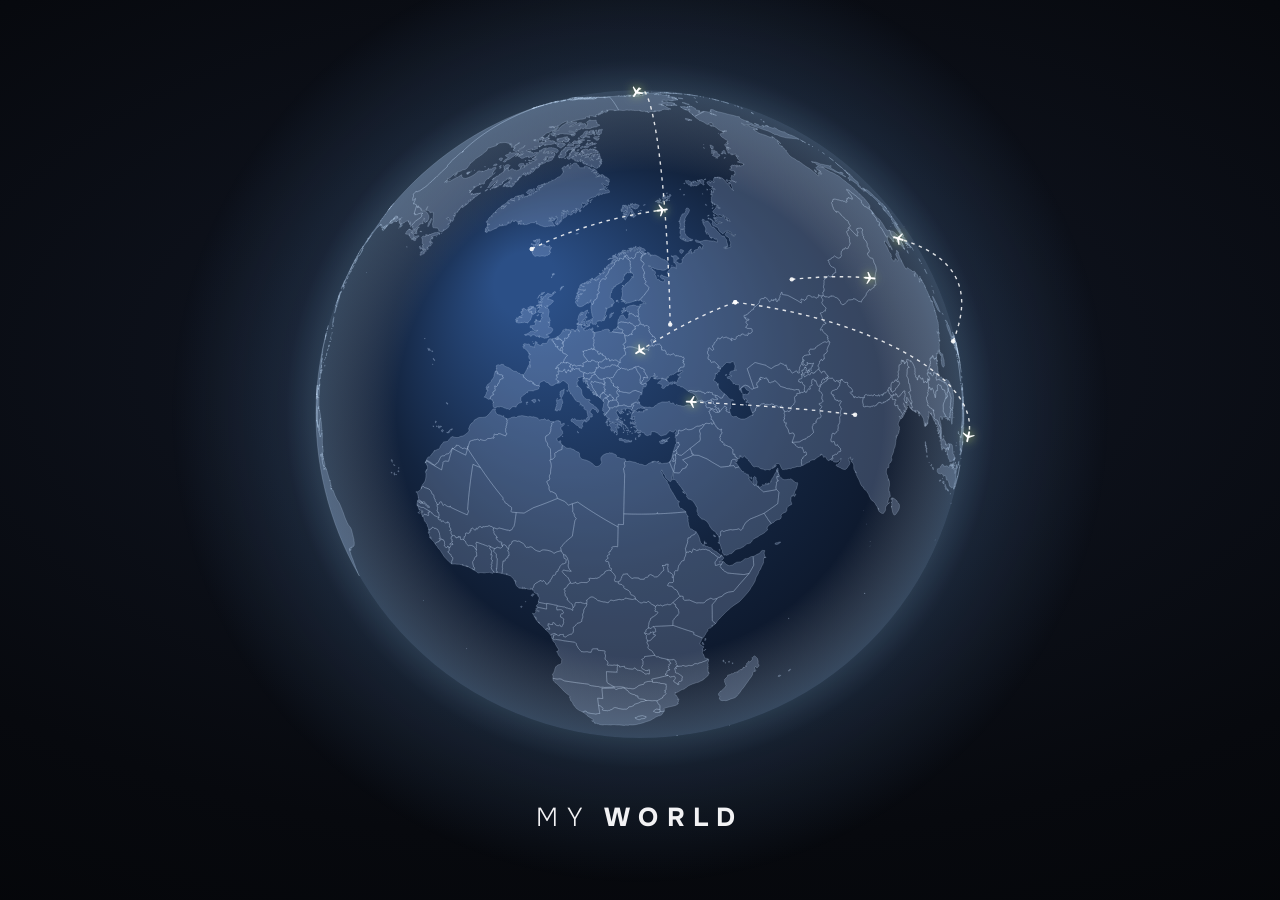
<file: myworld/index.html>
<!doctype html>
<html lang="ru">
  <head>
    <meta charset="UTF-8" />
    <meta name="viewport" content="width=device-width, initial-scale=1, viewport-fit=cover, maximum-scale=1" />
    <title>MY WORLD</title>
    <meta name="description" content="Посещённые страны и города на карте и 3D-глобусе, планировщик поездок" />
    <meta name="color-scheme" content="light dark" />
    <script>
      /* Theme before first paint, so a dark phone does not flash light. */
      (function () {
        try {
          var c = localStorage.getItem('myworld.theme');
          var dark = c === 'dark' || (c !== 'light' && window.matchMedia('(prefers-color-scheme: dark)').matches);
          document.documentElement.dataset.theme = dark ? 'dark' : 'light';
        } catch (e) {}
      })();
    </script>
    <meta name="theme-color" content="#E6E5E8" media="(prefers-color-scheme: light)" />
    <meta name="theme-color" content="#141416" media="(prefers-color-scheme: dark)" />
    <meta name="apple-mobile-web-app-capable" content="yes" />
    <meta name="mobile-web-app-capable" content="yes" />
    <meta name="apple-mobile-web-app-status-bar-style" content="default" />
    <meta name="apple-mobile-web-app-title" content="MY WORLD" />
    <link rel="icon" type="image/png" href="./icon-192.png" />
    <link rel="manifest" href="./manifest.webmanifest" />
    <link rel="apple-touch-icon" href="./apple-touch-icon.png" />
    <script type="module" crossorigin src="./assets/index-Dl0VPXvK.js"></script>
    <link rel="stylesheet" crossorigin href="./assets/index-BPJGadLs.css">
  </head>
  <body>
    <div id="root"></div>
  </body>
</html>
</file>
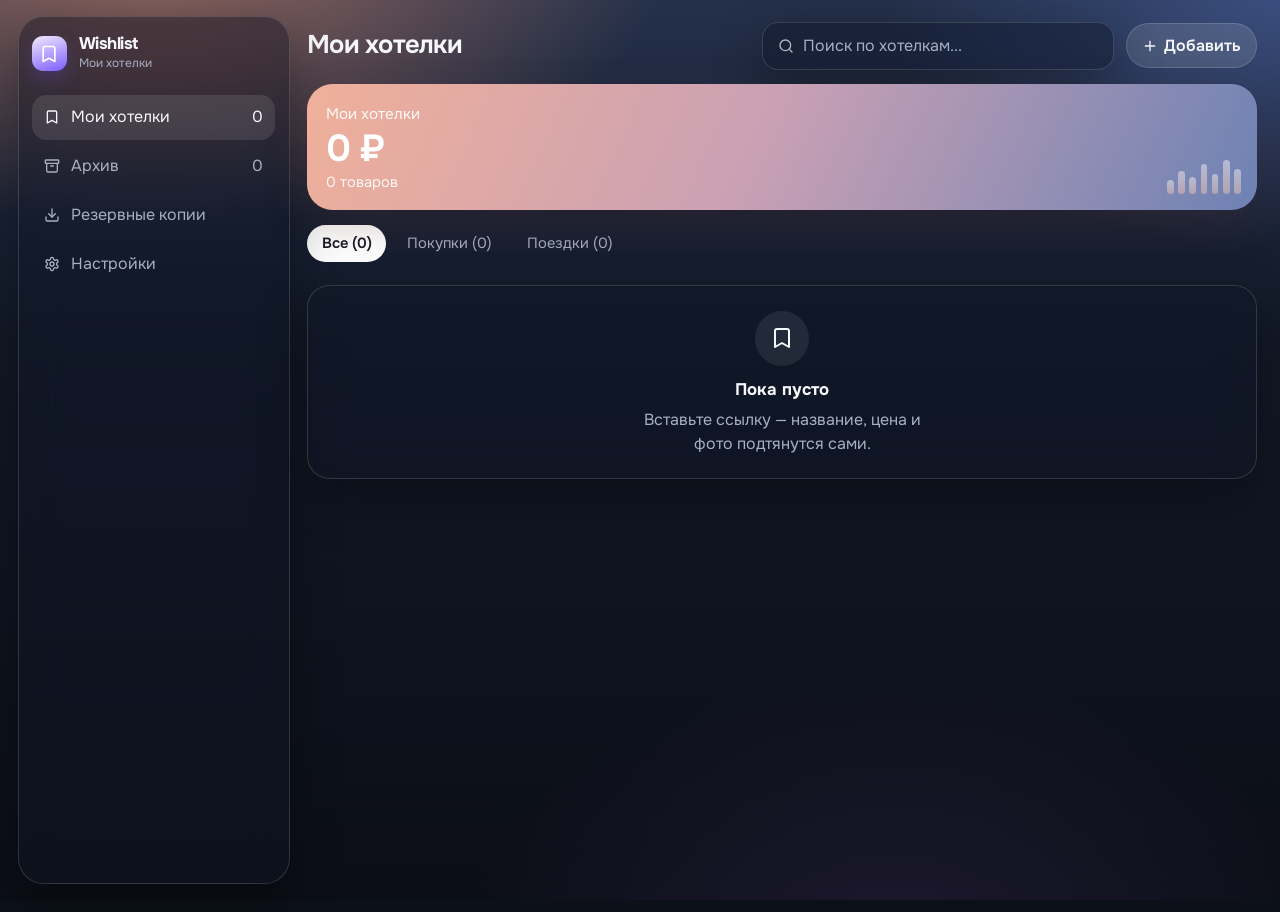
<file: wishlist/index.html>
<!doctype html>
<html lang="ru" class="dark">
  <head>
    <meta charset="UTF-8" />
    <meta name="viewport" content="width=device-width, initial-scale=1, viewport-fit=cover" />
    <title>Wishlist</title>
    <meta name="description" content="Список желаний: покупки, поездки, накопления — всё на этом устройстве." />
    <script>
      (function () {
        try {
          var t = localStorage.getItem("wishlist-theme");
          var dark = t !== "light";
          var r = document.documentElement;
          r.classList.toggle("light", !dark);
          r.classList.toggle("dark", dark);
          r.style.colorScheme = dark ? "dark" : "light";
        } catch (e) {}
      })();
    </script>
    <meta name="theme-color" content="#0c1018" />
    <meta name="apple-mobile-web-app-capable" content="yes" />
    <meta name="mobile-web-app-capable" content="yes" />
    <meta name="apple-mobile-web-app-status-bar-style" content="black-translucent" />
    <meta name="apple-mobile-web-app-title" content="Wishlist" />
    <link rel="icon" type="image/svg+xml" href="/wishlist/favicon.svg" />
    <link rel="manifest" href="/wishlist/manifest.webmanifest" />
    <link rel="apple-touch-icon" href="/wishlist/apple-touch-icon.png" />
    <link rel="preconnect" href="https://fonts.googleapis.com" />
    <link rel="preconnect" href="https://fonts.gstatic.com" crossorigin />
    <link href="https://fonts.googleapis.com/css2?family=Onest:wght@400;500;600;700&display=swap" rel="stylesheet" />
    <script type="module" crossorigin src="/wishlist/assets/index-VNZDm_K9.js"></script>
    <link rel="stylesheet" crossorigin href="/wishlist/assets/index-DvLdoce8.css">
  </head>
  <body>
    <div id="root"></div>
  </body>
</html>
</file>
<file: myworld/assets/index-BPJGadLs.css>
@font-face{font-family:Onest;font-style:normal;font-display:swap;font-weight:100 900;src:url(./onest-cyrillic-wght-normal-DayYxulF.woff2) format("woff2-variations");unicode-range:U+0301,U+0400-045F,U+0490-0491,U+04B0-04B1,U+2116}@font-face{font-family:Onest;font-style:normal;font-display:swap;font-weight:100 900;src:url(./onest-latin-ext-wght-normal-QAhDxQuo.woff2) format("woff2-variations");unicode-range:U+0100-02BA,U+02BD-02C5,U+02C7-02CC,U+02CE-02D7,U+02DD-02FF,U+0304,U+0308,U+0329,U+1D00-1DBF,U+1E00-1E9F,U+1EF2-1EFF,U+2020,U+20A0-20AB,U+20AD-20C0,U+2113,U+2C60-2C7F,U+A720-A7FF}@font-face{font-family:Onest;font-style:normal;font-display:swap;font-weight:100 900;src:url(./onest-latin-wght-normal-Dun_Rd-l.woff2) format("woff2-variations");unicode-range:U+0000-00FF,U+0131,U+0152-0153,U+02BB-02BC,U+02C6,U+02DA,U+02DC,U+0304,U+0308,U+0329,U+2000-206F,U+20AC,U+2122,U+2191,U+2193,U+2212,U+2215,U+FEFF,U+FFFD}:root{color-scheme:light;--paper: #e6e5e8;--paper-2: #dcdbdf;--ink: #1b1b1f;--ink-2: #5d5d66;--ink-3: #8e8d96;--line: rgba(27, 27, 31, .09);--line-strong: rgba(27, 27, 31, .16);--lime: #ddf36f;--lime-deep: #c4e04a;--lime-ink: #1b1f05;--lime-soft: rgba(221, 243, 111, .35);--graphite: #232327;--graphite-ink: #f4f4f6;--danger: #d6453d;--danger-soft: rgba(214, 69, 61, .1);--map-ocean: #d9d8dd;--map-land: #f4f3f6;--map-border: #b9b8bf;--map-visited: #e7f6a2;--map-visited-line: #b3cc3c;--map-planned: #2b2b30;--glass: rgba(255, 255, 255, .62);--glass-strong: rgba(255, 255, 255, .82);--glass-solid: #fbfbfc;--glass-edge: rgba(255, 255, 255, .9);--glass-shadow: 0 1px 1px rgba(27, 27, 31, .04), 0 12px 32px rgba(27, 27, 31, .1);--glass-inset: inset 0 1px 0 rgba(255, 255, 255, .9);--blur: blur(22px) saturate(160%);--scrim: rgba(27, 27, 31, .28);--r-xs: 10px;--r-sm: 14px;--r-md: 20px;--r-lg: 28px;--r-pill: 999px;--font: "Onest", -apple-system, BlinkMacSystemFont, "SF Pro Text", "Segoe UI", Roboto, system-ui, sans-serif;--t-hero: clamp(40px, 11vw, 56px);--t-h1: 34px;--t-h2: 22px;--t-h3: 17px;--t-body: 16px;--t-small: 14px;--t-tiny: 12px;--bar-h: 64px;--safe-t: env(safe-area-inset-top, 0px);--safe-b: env(safe-area-inset-bottom, 0px);--bar-space: calc(var(--bar-h) + var(--safe-b) + 28px);--ease: cubic-bezier(.2, .8, .2, 1)}:root[data-theme=dark]{color-scheme:dark;--paper: #141416;--paper-2: #1c1c1f;--ink: #f2f2f4;--ink-2: #a9a9b2;--ink-3: #74747e;--line: rgba(255, 255, 255, .08);--line-strong: rgba(255, 255, 255, .16);--lime-soft: rgba(221, 243, 111, .14);--graphite: #f0f0f2;--graphite-ink: #17171a;--danger: #ff6b61;--danger-soft: rgba(255, 107, 97, .12);--map-ocean: #101012;--map-land: #26262b;--map-border: #45454d;--map-visited: #8fa63a;--map-visited-line: #ddf36f;--map-planned: #e8e8ec;--glass: rgba(40, 40, 46, .6);--glass-strong: rgba(36, 36, 41, .86);--glass-solid: #222226;--glass-edge: rgba(255, 255, 255, .1);--glass-shadow: 0 1px 1px rgba(0, 0, 0, .3), 0 14px 36px rgba(0, 0, 0, .45);--glass-inset: inset 0 1px 0 rgba(255, 255, 255, .07);--scrim: rgba(0, 0, 0, .5)}*,*:before,*:after{box-sizing:border-box}html,body,#root{height:100%}html{-webkit-text-size-adjust:100%}body{margin:0;font-family:var(--font);font-size:var(--t-body);line-height:1.4;color:var(--ink);background:var(--paper);-webkit-font-smoothing:antialiased;overflow:hidden;-webkit-tap-highlight-color:transparent;font-feature-settings:"tnum" 0}button,input,select,textarea{font:inherit;color:inherit}button{cursor:pointer}a{color:inherit}img{display:block;max-width:100%}:focus-visible{outline:2px solid var(--ink);outline-offset:2px;border-radius:6px}.num{font-variant-numeric:tabular-nums}.muted{color:var(--ink-2)}.faint{color:var(--ink-3)}.small{font-size:var(--t-small)}.tiny{font-size:var(--t-tiny)}.strong{font-weight:650}.sr{position:absolute;width:1px;height:1px;overflow:hidden;clip:rect(0 0 0 0);white-space:nowrap}.row{display:flex;align-items:center;gap:10px;min-width:0}.row.wrap{flex-wrap:wrap}.row.between{justify-content:space-between}.stack{display:grid;gap:12px;min-width:0}.stack.tight{gap:6px}.grow{flex:1;min-width:0}.ellipsis{overflow:hidden;text-overflow:ellipsis;white-space:nowrap}@media (prefers-reduced-motion: reduce){*,*:before,*:after{animation-duration:.01ms!important;transition-duration:.01ms!important}}.shell{position:fixed;top:0;right:0;bottom:0;left:0;overflow:hidden}.tab-layer{position:absolute;top:0;right:0;bottom:0;left:0}.tab-layer[hidden]{display:block!important;visibility:hidden;pointer-events:none}.tab-layer[hidden] .maplibregl-control-container,.tab-layer[hidden] .planet-top,.tab-layer[hidden] .map-tools,.tab-layer[hidden] .card-dock{display:none}.screen{position:absolute;top:0;right:0;bottom:0;left:0;overflow-y:auto;overflow-x:hidden;-webkit-overflow-scrolling:touch;overscroll-behavior:contain;padding:calc(var(--safe-t) + 18px) 16px var(--bar-space)}.screen-inner{max-width:760px;margin:0 auto;display:grid;gap:18px;min-width:0}.topo{position:absolute;top:0;right:0;bottom:0;left:0;pointer-events:none;overflow:hidden;z-index:0}.topo:before,.topo:after{content:"";position:absolute;top:-40px;right:-40px;bottom:-40px;left:-40px;background:var(--ink);-webkit-mask:url(../topo.svg) center / 760px auto repeat;mask:url(../topo.svg) center / 760px auto repeat}.topo:before{opacity:.07;transform:translate(1px,2px);filter:blur(1.2px)}.topo:after{background:#fff;opacity:.85}[data-theme=dark] .topo:after{background:#fff;opacity:.05}[data-theme=dark] .topo:before{background:#000;opacity:.6}.topo.fade{-webkit-mask-image:linear-gradient(#000 0,#000 45%,transparent 100%);mask-image:linear-gradient(#000 0,#000 45%,transparent 100%)}.screen>.topo{position:fixed;height:420px;bottom:auto}.screen-inner{position:relative;z-index:1}.display{margin:0;font-size:var(--t-hero);line-height:.98;letter-spacing:-.035em;font-weight:720}.display .thin{display:block;font-weight:230;letter-spacing:-.03em}.h1{margin:0;font-size:var(--t-h1);line-height:1.05;letter-spacing:-.03em;font-weight:700}.h1 .thin{font-weight:250}.h2{margin:0;font-size:var(--t-h2);line-height:1.15;letter-spacing:-.02em;font-weight:680}.h3{margin:0;font-size:var(--t-h3);line-height:1.25;font-weight:640;letter-spacing:-.01em}.section-title{display:flex;align-items:baseline;justify-content:space-between;gap:12px}.section-title .h2{font-size:20px}.link-btn{border:0;background:none;padding:6px 2px;color:var(--ink-2);font-size:var(--t-small);font-weight:550}.glass{background:var(--glass);border:1px solid var(--glass-edge);box-shadow:var(--glass-shadow),var(--glass-inset);-webkit-backdrop-filter:var(--blur);backdrop-filter:var(--blur)}.card{border-radius:var(--r-lg);padding:18px;background:var(--glass-strong);border:1px solid var(--glass-edge);box-shadow:0 1px 1px #1b1b1f08,0 8px 26px #1b1b1f0f,var(--glass-inset);-webkit-backdrop-filter:var(--blur);backdrop-filter:var(--blur);min-width:0}.card.tight{padding:14px}.card.flat{box-shadow:var(--glass-inset);background:var(--glass)}.btn>svg{flex:none;display:block}.btn{display:inline-flex;align-items:center;justify-content:center;gap:8px;min-height:50px;padding:12px 22px;border-radius:var(--r-pill);border:1px solid transparent;font-weight:620;font-size:16px;line-height:1.15;transition:transform .15s var(--ease),background .2s,opacity .2s;text-align:center;text-decoration:none}.btn:active{transform:scale(.97)}.btn:disabled{opacity:.45;pointer-events:none}.btn.lime{background:var(--lime);color:var(--lime-ink);box-shadow:0 6px 18px #aac82847,inset 0 1px #ffffff80}.btn.dark{background:var(--graphite);color:var(--graphite-ink)}.btn.glass-btn{background:var(--glass-strong);border-color:var(--glass-edge);box-shadow:var(--glass-shadow),var(--glass-inset);-webkit-backdrop-filter:var(--blur);backdrop-filter:var(--blur)}.btn.ghost{background:transparent;border-color:var(--line-strong)}.btn.danger{background:var(--danger-soft);color:var(--danger)}.btn.sm{min-height:38px;padding:8px 14px;font-size:14px}.btn.block{width:100%}.circle-btn{width:48px;height:48px;flex:none;border-radius:50%;display:grid;place-items:center;border:1px solid var(--glass-edge);background:var(--glass-strong);box-shadow:var(--glass-shadow),var(--glass-inset);-webkit-backdrop-filter:var(--blur);backdrop-filter:var(--blur);transition:transform .15s var(--ease)}.circle-btn:active{transform:scale(.93)}.circle-btn.sm{width:38px;height:38px}.circle-btn.lime{background:var(--lime);color:var(--lime-ink);border-color:transparent}.circle-btn.dark{background:var(--graphite);color:var(--graphite-ink);border-color:transparent}.icon-plain{border:0;background:none;padding:8px;border-radius:12px;display:inline-grid;place-items:center;color:var(--ink-2)}.icon-plain:active{background:var(--line)}.pill{display:inline-flex;align-items:center;gap:6px;height:26px;padding:0 10px;border-radius:var(--r-pill);font-size:13px;font-weight:600;white-space:nowrap;background:var(--line);color:var(--ink-2)}.pill.dark{background:var(--graphite);color:var(--graphite-ink)}.pill.lime{background:var(--lime);color:var(--lime-ink)}.pill.outline{background:transparent;border:1px dashed var(--ink-3);color:var(--ink-2)}.chips{display:flex;gap:8px;overflow-x:auto;scrollbar-width:none;padding:2px;margin:-2px}.chips::-webkit-scrollbar{display:none}.chip{flex:none;height:44px;padding:0 18px;border-radius:var(--r-pill);border:1px solid var(--glass-edge);background:var(--glass-strong);font-weight:560;font-size:15px;white-space:nowrap;box-shadow:var(--glass-inset);display:inline-flex;align-items:center;gap:8px}.chip[aria-pressed=true]{background:var(--graphite);color:var(--graphite-ink);border-color:transparent}.chip .count{font-size:13px;opacity:.6}.segmented{display:inline-grid;grid-auto-flow:column;grid-auto-columns:1fr;padding:4px;border-radius:var(--r-pill);gap:2px;position:relative}.segmented button{position:relative;z-index:1;border:0;background:none;height:40px;padding:0 16px;border-radius:var(--r-pill);font-weight:600;font-size:14px;display:inline-flex;align-items:center;justify-content:center;gap:6px;white-space:nowrap;color:var(--ink-2);transition:color .2s}.segmented button[aria-pressed=true]{color:var(--lime-ink)}.segmented .thumb{position:absolute;z-index:0;top:4px;bottom:4px;border-radius:var(--r-pill);background:var(--lime);transition:transform .35s var(--ease),width .35s var(--ease);box-shadow:0 4px 12px #aac82859}.softbar{position:fixed;z-index:40;left:0;right:0;margin:0 auto;width:fit-content;max-width:calc(100% - 24px);bottom:calc(10px + var(--safe-b));height:var(--bar-h);display:flex;align-items:center;gap:6px;padding:6px;border-radius:var(--r-pill);isolation:isolate;background:linear-gradient(180deg,#ffffff6b,#ffffff2e);border:1px solid rgba(255,255,255,.7);-webkit-backdrop-filter:blur(24px) saturate(200%) brightness(1.05);backdrop-filter:blur(24px) saturate(200%) brightness(1.05);box-shadow:0 12px 36px #1b1b1f29,0 2px 6px #1b1b1f0f,inset 0 1px 1px #fffffff2,inset 0 -1px 1px #ffffff59}[data-theme=dark] .softbar{background:linear-gradient(180deg,#46464e80,#1e1e226b);border-color:#ffffff24;box-shadow:0 12px 36px #0000008c,inset 0 1px 1px #ffffff29,inset 0 -1px 1px #ffffff0d}.softbar a{position:relative;height:52px;min-width:52px;display:inline-flex;align-items:center;justify-content:center;gap:0;padding:0 14px;border-radius:var(--r-pill);text-decoration:none;font-size:15px;font-weight:650;color:var(--ink-2);background:#ffffff38;box-shadow:inset 0 1px #ffffff80;transition:background .35s var(--ease),color .25s,box-shadow .35s var(--ease),padding .35s var(--ease),transform .15s var(--ease)}[data-theme=dark] .softbar a{background:#ffffff0f;box-shadow:inset 0 1px #ffffff14}.softbar a svg{flex:none}.softbar a .lbl{max-width:0;overflow:hidden;white-space:nowrap;opacity:0;transition:max-width .4s var(--ease),opacity .25s,margin .4s var(--ease)}.softbar a.on{padding:0 20px 0 16px;background:var(--lime);color:var(--lime-ink);box-shadow:0 6px 18px #aac82873,inset 0 1px #fff9}.softbar a.on .lbl{max-width:120px;opacity:1;margin-left:8px}.softbar a:active{transform:scale(.94)}@media (max-width: 350px){.softbar a{min-width:48px;padding:0 12px}.softbar a.on{padding:0 14px 0 12px}}.field{display:grid;gap:6px;min-width:0}.field>span{font-size:13px;font-weight:600;color:var(--ink-2);padding-left:4px}.input,.textarea,.select{width:100%;min-width:0;min-height:50px;padding:12px 16px;border-radius:var(--r-sm);border:1px solid var(--line);background:var(--glass-solid);font-size:16px;outline:none;transition:border-color .2s,box-shadow .2s}.input:focus,.textarea:focus,.select:focus{border-color:var(--ink-3);box-shadow:0 0 0 4px var(--lime-soft)}.textarea{min-height:96px;resize:vertical;line-height:1.45}.select{-webkit-appearance:none;-moz-appearance:none;appearance:none;background-image:linear-gradient(45deg,transparent 50%,var(--ink-2) 50%),linear-gradient(135deg,var(--ink-2) 50%,transparent 50%);background-position:calc(100% - 20px) 50%,calc(100% - 15px) 50%;background-size:5px 5px;background-repeat:no-repeat;padding-right:36px}input[type=date].input,input[type=time].input{-webkit-appearance:none;-moz-appearance:none;appearance:none;display:flex;align-items:center}.grid-2{display:grid;grid-template-columns:repeat(2,minmax(0,1fr));gap:10px}.grid-3{display:grid;grid-template-columns:repeat(3,minmax(0,1fr));gap:10px}.search{display:flex;align-items:center;gap:10px;height:52px;padding:0 8px 0 18px;border-radius:var(--r-pill);background:var(--glass-strong);border:1px solid var(--glass-edge);box-shadow:var(--glass-shadow),var(--glass-inset);-webkit-backdrop-filter:var(--blur);backdrop-filter:var(--blur);min-width:0}.search input{flex:1;min-width:0;border:0;background:none;outline:none;font-size:16px;height:100%}.search input::placeholder{color:var(--ink-3)}.check{width:26px;height:26px;flex:none;border-radius:9px;border:2px solid var(--line-strong);display:grid;place-items:center;background:var(--glass-solid);color:transparent;transition:background .15s}.check[data-on=true]{background:var(--graphite);border-color:var(--graphite);color:var(--graphite-ink)}.list{display:grid;border-radius:var(--r-md);overflow:hidden;background:var(--glass-strong);border:1px solid var(--glass-edge);box-shadow:var(--glass-inset)}.list-row{display:flex;align-items:center;gap:12px;min-height:60px;padding:10px 14px;border:0;background:none;text-align:left;width:100%;border-top:1px solid var(--line)}.list-row:first-child{border-top:0}button.list-row:active,.list-row.tap:active{background:var(--line)}.list-row .t{font-weight:600;font-size:16px}.list-row .s{font-size:13px;color:var(--ink-2)}.flag{flex:none;width:34px;height:26px;border-radius:7px;object-fit:cover;box-shadow:0 0 0 1px var(--line),0 2px 6px #00000014;background:var(--paper-2)}.flag.lg{width:56px;height:42px;border-radius:10px}.flag.sm{width:24px;height:18px;border-radius:5px}.flag.none{display:grid;place-items:center;font-size:11px;font-weight:700;color:var(--ink-3)}.meter{position:relative;height:14px;border-radius:var(--r-pill);background:var(--line);overflow:hidden}.meter>i{position:absolute;inset:0 auto 0 0;border-radius:inherit;background:var(--lime);box-shadow:inset 0 -1px #00000014;transition:width .9s var(--ease)}[data-theme=dark] .meter>i{box-shadow:0 0 14px #ddf36f66}.scrim{position:fixed;top:0;right:0;bottom:0;left:0;z-index:60;background:var(--scrim);animation:fade-in .2s ease both}.sheet{position:fixed;z-index:61;left:0;right:0;bottom:0;margin:0 auto;max-width:640px;max-height:calc(100% - var(--safe-t) - 24px);display:flex;flex-direction:column;border-radius:30px 30px 0 0;background:var(--glass-solid);box-shadow:0 -12px 40px #0000002e;animation:sheet-in .36s var(--ease) both;padding-bottom:var(--safe-b)}.sheet .grabber{width:40px;height:5px;border-radius:3px;background:var(--line-strong);margin:8px auto 0;flex:none}.sheet-head{display:flex;align-items:center;gap:10px;padding:12px 16px 8px 22px;flex:none}.sheet-head .h2{flex:1;min-width:0}.sheet-body{overflow-y:auto;overscroll-behavior:contain;padding:6px 20px 20px;display:grid;gap:14px;-webkit-overflow-scrolling:touch;min-height:0}.sheet-foot{padding:12px 20px 14px;display:flex;gap:10px;flex:none;border-top:1px solid var(--line)}.sheet-foot .btn{flex:1}@media (min-width: 700px){.sheet{bottom:50%;transform:translateY(50%);border-radius:30px;max-height:min(86vh,860px);animation:dialog-in .3s var(--ease) both;padding-bottom:0}}@keyframes fade-in{0%{opacity:0}}@keyframes sheet-in{0%{transform:translateY(100%)}}@keyframes dialog-in{0%{opacity:0;transform:translateY(calc(50% + 24px))}}.toast-wrap{position:fixed;z-index:80;left:0;right:0;bottom:max(calc(var(--bar-h) + var(--safe-b) + 22px),calc(var(--kb, 0px) + 12px));display:grid;justify-items:center;pointer-events:none;padding:0 16px}.toast{pointer-events:auto;display:flex;align-items:center;gap:12px;max-width:520px;padding:12px 12px 12px 18px;border-radius:22px;background:var(--graphite);color:var(--graphite-ink);box-shadow:0 12px 30px #00000040;animation:toast-in .3s var(--ease) both;font-size:15px}.toast button{border:0;background:var(--lime);color:var(--lime-ink);font-weight:650;border-radius:var(--r-pill);height:34px;padding:0 14px;flex:none}@keyframes toast-in{0%{opacity:0;transform:translateY(12px) scale(.98)}}.empty{display:grid;justify-items:center;text-align:center;gap:10px;padding:34px 18px}.empty .h3{font-size:19px}.empty p{margin:0;color:var(--ink-2);max-width:34ch}.spinner{width:22px;height:22px;border-radius:50%;border:2.5px solid var(--line-strong);border-top-color:var(--ink);animation:spin .8s linear infinite}@keyframes spin{to{transform:rotate(360deg)}}.banner{display:flex;gap:10px;align-items:flex-start;padding:12px 14px;border-radius:var(--r-sm);background:var(--lime-soft);font-size:14px}.banner.warn{background:var(--danger-soft);color:var(--danger)}.splash{position:fixed;top:0;right:0;bottom:0;left:0;z-index:200;background:radial-gradient(120% 90% at 50% 40%,#121826,#07090e 60%,#030406);transition:opacity .45s ease;cursor:pointer}.splash.leaving{opacity:0;pointer-events:none}.splash-canvas{position:absolute;top:0;right:0;bottom:0;left:0;width:100%;height:100%;display:block}.splash-title{position:absolute;left:0;right:0;bottom:max(64px,calc(env(safe-area-inset-bottom) + 48px));text-align:center;color:#f2f2f4;font-size:26px;font-weight:720;letter-spacing:.32em;animation:splash-title 1.4s .5s ease both}.splash-title .thin{font-weight:250}@keyframes splash-title{0%{opacity:0;transform:translateY(10px);letter-spacing:.5em}}.center-overlay{position:fixed;top:0;right:0;bottom:0;left:0;z-index:1000;display:grid;place-items:center;padding:max(20px,env(safe-area-inset-top)) 20px max(20px,env(safe-area-inset-bottom));background:#0a0a0c8c;-webkit-backdrop-filter:blur(6px);backdrop-filter:blur(6px);animation:center-in .25s var(--ease) both}.center-card{width:min(100%,420px);max-height:100%;overflow-y:auto;padding:24px;gap:14px;text-align:left;animation:center-pop .35s var(--ease) both}.center-badge{--art-cut: var(--lime);width:46px;height:46px;border-radius:15px;display:grid;place-items:center;background:var(--lime);color:var(--lime-ink);box-shadow:0 6px 18px #aac8284d}.news-list{margin:0;padding:0;list-style:none;display:grid;gap:10px}.news-list li{position:relative;padding-left:20px;line-height:1.35}.news-list li:before{content:"";position:absolute;left:2px;top:.5em;width:8px;height:8px;border-radius:50%;background:var(--lime);box-shadow:0 0 0 3px #ddf36f40}@keyframes center-in{0%{opacity:0}}@keyframes center-pop{0%{opacity:0;transform:translateY(12px) scale(.97)}}.year-grid{display:grid;grid-template-columns:repeat(4,1fr);gap:8px}.year-chip{justify-content:center;padding:0;font-variant-numeric:tabular-nums}.year-chip[aria-pressed=true]{background:var(--lime);color:var(--lime-ink)}.year-chip:disabled{opacity:.7;cursor:default}.year-actions{display:grid;grid-auto-flow:column;grid-auto-columns:1fr;gap:10px}button.date-line{border:0;color:inherit;font:inherit;font-size:14px;width:100%}.year-actions>.btn{width:100%;min-width:0}.sheet-foot>.year-actions{flex:1}.planet{position:absolute;top:0;right:0;bottom:0;left:0;overflow:hidden;background:var(--map-ocean)}.planet .map-canvas{position:absolute;top:0;right:0;bottom:0;left:0}.map-loading{display:grid;place-items:center}.fallback-map{touch-action:none;-webkit-user-select:none;user-select:none}.fallback-map svg{display:block}.planet-top{position:absolute;z-index:10;top:0;left:0;right:0;padding:calc(var(--safe-t) + 12px) 14px 0;display:grid;gap:10px;max-width:560px;pointer-events:none}.planet-top>*{pointer-events:auto}.planet-top .row.between{pointer-events:none}.planet-top .row.between>*{pointer-events:auto}.search-btn{cursor:pointer;text-align:left;font-size:16px}.stats-pill{display:inline-flex;align-items:center;gap:6px;height:48px;padding:0 14px 0 16px;border-radius:var(--r-pill);border:1px solid var(--glass-edge);font-size:15px}.stats-pill b{font-weight:700}.stats-card{display:grid;grid-template-columns:repeat(3,auto) minmax(0,1fr);gap:4px 18px;align-items:end;padding:14px 18px;border-radius:24px;animation:fade-in .25s ease both}.stats-card .stat{display:grid;min-width:0}.stats-card .stat b{font-size:26px;line-height:1;font-weight:700;letter-spacing:-.03em}.stats-card .stat span{font-size:12px;color:var(--ink-2);font-weight:500}.stats-card .stat.last{border-left:1px solid var(--line);padding-left:14px;gap:1px}@media (max-width: 380px){.stats-card{grid-template-columns:repeat(3,1fr)}.stats-card .stat.last{grid-column:1 / -1;border-left:0;padding-left:0;border-top:1px solid var(--line);padding-top:8px}}.map-tools{position:absolute;z-index:10;right:14px;bottom:calc(var(--bar-h) + var(--safe-b) + 26px);display:grid;gap:10px}.card-dock{position:absolute;z-index:20;left:0;right:0;bottom:calc(var(--bar-h) + var(--safe-b) + 20px);padding:0 12px;display:grid;justify-items:center;pointer-events:none}.card-dock>*{pointer-events:auto}.planet:has(.card-dock) .map-tools{display:none}.place-card{width:min(100%,520px);border-radius:var(--r-lg);padding:16px;display:grid;gap:12px;animation:card-in .32s var(--ease) both;background:var(--glass-strong)}.place-card.onboarding{gap:14px}.place-card .h2{font-size:22px}@keyframes card-in{0%{opacity:0;transform:translateY(16px)}}.card-actions .btn{min-height:48px;white-space:nowrap;padding-left:16px;padding-right:16px}.trip-link{display:flex;align-items:center;gap:10px;width:100%;min-height:44px;padding:8px 12px;border-radius:var(--r-sm);border:1px solid var(--line);background:var(--glass);text-align:left;font-size:15px;font-weight:560}.date-line{display:flex;align-items:center;gap:10px;padding:8px 8px 8px 12px;border-radius:var(--r-sm);background:var(--line);font-size:14px}.date-mini{border:0;background:var(--glass-solid);border-radius:10px;padding:6px 8px;font-size:14px;max-width:150px}.pick-banner{position:absolute;z-index:25;left:12px;right:12px;top:calc(var(--safe-t) + 136px);margin:0 auto;max-width:520px;display:flex;gap:12px;align-items:center;padding:14px;border-radius:22px;font-size:15px}.map-credit{position:absolute;z-index:9;left:16px;bottom:calc(var(--bar-h) + var(--safe-b) + 22px);font-size:10px;color:var(--ink-3);opacity:.8;pointer-events:none}.map-credit a{pointer-events:auto;color:inherit;text-decoration:none}.planet:has(.card-dock) .map-credit,.planet:has(.pick-banner) .map-credit{display:none}.status-dot{width:12px;height:12px;flex:none;border-radius:50%}.status-dot.visited{background:var(--lime);box-shadow:0 0 0 2px var(--glass-solid),0 0 0 3px var(--lime-deep)}.status-dot.planned{background:transparent;border:2px dashed var(--ink-2)}.status-dot.none{background:var(--line-strong)}.city-dot{width:34px;height:26px;display:grid;place-items:center;color:var(--ink-3);flex:none}.city-mark{width:30px;height:30px;margin:0 2px;border-radius:50%;display:grid;place-items:center;flex:none}.city-mark.on{background:var(--lime);color:var(--lime-ink);box-shadow:0 0 0 2px var(--lime-deep) inset;animation:city-mark-in .32s var(--ease) both}.city-mark.planned{border:2px dashed var(--ink-2);width:26px;height:26px;margin:0 4px}@keyframes city-mark-in{0%{transform:scale(.4)}70%{transform:scale(1.12)}to{transform:scale(1)}}@media (prefers-reduced-motion: reduce){.city-mark.on{animation:none}}.block{display:block}.btn.block{display:flex}.center,.center-title{text-align:center}.radio{width:22px;height:22px;flex:none;border-radius:50%;border:2px solid var(--line-strong)}.radio.on{border:7px solid var(--graphite)}.switch{-moz-appearance:none;appearance:none;-webkit-appearance:none;flex:none;width:50px;height:30px;border-radius:99px;background:var(--line-strong);position:relative;transition:background .2s;cursor:pointer}.switch:after{content:"";position:absolute;top:3px;left:3px;width:24px;height:24px;border-radius:50%;background:#fff;box-shadow:0 2px 6px #0003;transition:transform .25s var(--ease)}.switch:checked{background:var(--lime-deep)}.switch:checked:after{transform:translate(20px)}.world-hero{display:grid;gap:14px;padding:22px 20px 16px}.counter{display:flex;align-items:baseline;gap:2px;flex-wrap:wrap}.counter .big{font-size:clamp(76px,24vw,112px);line-height:.82;font-weight:760;letter-spacing:-.06em}.counter .of{font-size:clamp(34px,10vw,46px);font-weight:220;letter-spacing:-.04em;color:var(--ink-2)}.counter .unit{font-size:18px;font-weight:500;color:var(--ink-2);margin-left:8px}.hero-stats{display:grid;grid-template-columns:repeat(3,1fr);gap:10px}.hero-stats div{display:grid;padding:10px 12px;border-radius:var(--r-sm);background:var(--line)}.hero-stats b{font-size:20px;font-weight:700;letter-spacing:-.02em}.hero-stats span{font-size:12px;color:var(--ink-2)}.method-note{display:flex;gap:8px;align-items:flex-start;border:0;background:none;padding:0;text-align:left;color:var(--ink-3);font-size:12.5px;line-height:1.35}.method-note svg{flex:none;margin-top:1px}.segmented.compact button{height:34px;padding:0 12px;font-size:13px}.country-list .list-row{min-height:62px}.trips-head .display{font-size:clamp(38px,10.5vw,54px)}.new-trip{min-height:56px;font-size:17px}.trip-grid{display:grid;gap:16px}@media (min-width: 760px){.trip-grid{grid-template-columns:repeat(2,minmax(0,1fr))}}.trip-card{display:grid;padding:0;border:1px solid var(--glass-edge);border-radius:var(--r-lg);overflow:hidden;text-align:left;background:var(--glass-strong);box-shadow:0 1px 1px #1b1b1f08,0 10px 30px #1b1b1f14,var(--glass-inset);transition:transform .2s var(--ease)}.trip-card:active{transform:scale(.985)}.trip-visual{position:relative;height:150px;background:var(--map-ocean);overflow:hidden}.trip-visual .route-map,.trip-visual .cover{width:100%;height:100%;display:block;object-fit:cover}.trip-visual-top{position:absolute;top:12px;left:12px;right:12px;display:flex;justify-content:space-between;align-items:center;gap:8px}.trip-visual-top .pill{box-shadow:0 2px 8px #0000001f}.trip-visual-top .pill:not(.lime):not(.dark){background:var(--glass-strong)}.trip-flags{display:flex;gap:4px}.trip-body{padding:14px 16px;display:grid;gap:8px}.date-pill{flex:none;padding:5px 10px;border-radius:var(--r-pill);background:var(--graphite);color:var(--graphite-ink);font-size:13px;font-weight:600;white-space:nowrap}.trip-route{display:flex;font-size:14px;color:var(--ink-2);min-width:0}.trip-meta{font-size:13px;color:var(--ink-2);gap:6px}.indicator{display:inline-flex;align-items:center;gap:3px;height:28px;padding:0 8px;border-radius:var(--r-pill);color:var(--ink-3);background:var(--line)}.indicator.on{background:var(--lime-soft);color:var(--ink)}.indicator b{font-size:12px}.trip-hero{position:relative;height:210px;border-radius:var(--r-lg);overflow:hidden;background:var(--map-ocean);box-shadow:var(--glass-inset),0 8px 26px #1b1b1f14}.trip-hero .route-map,.trip-hero .cover{width:100%;height:100%;object-fit:cover;display:block}.trip-title{font-size:clamp(30px,8.5vw,40px)}.trip-note{margin:0;color:var(--ink-2);white-space:pre-wrap}.country-pill{border:0;height:32px;padding:0 12px 0 6px;background:var(--glass-strong);color:var(--ink);box-shadow:var(--glass-inset)}.map-sync{display:grid;gap:10px}.section-tabs{position:sticky;top:calc(var(--safe-t) - 18px);z-index:5;padding:8px 2px;margin:-8px -2px}.section-tabs .chip{height:40px;padding:0 14px;font-size:14px}.route-list{list-style:none;margin:0;padding:0;display:grid;gap:10px;position:relative}.route-list:before{content:"";position:absolute;left:17px;top:18px;bottom:18px;border-left:2px dashed var(--line-strong)}.route-stop{display:flex;gap:10px;align-items:flex-start;position:relative}.stop-num{width:36px;height:36px;flex:none;border-radius:50%;display:grid;place-items:center;font-weight:700;font-size:14px;background:var(--glass-solid);border:2px solid var(--ink);position:relative;z-index:1;margin-top:10px}.stop-num.visited{background:var(--lime);border-color:#fff;box-shadow:0 0 0 1px var(--lime-deep)}.stop-num.planned{background:var(--graphite);color:var(--graphite-ink);border-color:var(--graphite)}.stop-meta{margin-top:6px;gap:8px}.ticket{display:grid;gap:14px;padding:18px}.carrier-logo{width:46px;height:46px;flex:none;border-radius:50%;display:grid;place-items:center;background:var(--graphite);color:var(--graphite-ink);font-weight:700;font-size:15px;letter-spacing:.02em}.leg{display:grid;grid-template-columns:minmax(0,auto) 1fr minmax(0,auto);align-items:center;gap:10px}.leg-end b{font-size:22px;font-weight:650;letter-spacing:-.01em;display:block;overflow-wrap:anywhere;line-height:1.15}.leg-end.right{text-align:right}.leg-line{display:flex;align-items:center;gap:6px;color:var(--ink)}.leg-line i{flex:1;border-top:2px dashed var(--ink-3);position:relative}.leg-line i:first-child:before,.leg-line i:last-child:after{content:"";position:absolute;top:-5px;width:8px;height:8px;border-radius:50%;background:var(--ink)}.leg-line i:first-child:before{left:-2px}.leg-line i:last-child:after{right:-2px}.times{display:grid;grid-template-columns:1fr 1fr;gap:10px}.times>div{display:grid;gap:1px}.times b{font-size:20px;font-weight:650}.times .right{text-align:right}.ticket-foot{gap:8px}.price{font-size:15px;height:32px;padding:0 14px}.link-pill{text-decoration:none;color:var(--ink);background:var(--glass);border:1px solid var(--line)}.note-text{margin:0;white-space:pre-wrap}.stay-card,.booking-card{display:grid;gap:12px}.booking-date{width:46px;height:50px;flex:none;border-radius:14px;background:var(--lime);color:var(--lime-ink);display:grid;place-items:center;align-content:center;line-height:1}.booking-date b{font-size:20px}.booking-date span{font-size:11px;font-weight:600}.mode-grid{display:grid;grid-template-columns:repeat(3,1fr);gap:8px}.mode{display:grid;justify-items:center;gap:4px;padding:10px 4px;border-radius:var(--r-sm);border:1px solid var(--line);background:var(--glass-solid);font-size:12.5px;font-weight:600;color:var(--ink-2)}.mode[aria-pressed=true]{background:var(--graphite);color:var(--graphite-ink);border-color:var(--graphite)}.wrap-chips{flex-wrap:wrap;overflow:visible}.att-grid{display:grid;grid-template-columns:repeat(auto-fill,minmax(78px,1fr));gap:8px}.att-grid.small-grid{grid-template-columns:repeat(auto-fill,minmax(60px,1fr))}.att-tile{position:relative;aspect-ratio:1;border-radius:var(--r-sm);border:1px solid var(--line);background:var(--glass-solid);display:grid;place-items:center;align-content:center;gap:4px;padding:6px;overflow:hidden;color:var(--ink-2);min-width:0}.att-tile img{position:absolute;top:0;right:0;bottom:0;left:0;width:100%;height:100%;object-fit:cover}.att-tile .tiny{max-width:100%}.att-tile.add{border-style:dashed;cursor:pointer}.att-tile.pending{border-color:var(--lime-deep)}.att-x{position:absolute;top:4px;right:4px;width:22px;height:22px;border-radius:50%;border:0;background:var(--graphite);color:var(--graphite-ink);display:grid;place-items:center}.viewer-img{width:100%;border-radius:var(--r-sm)}.viewer-pdf{width:100%;height:60vh;border:0;border-radius:var(--r-sm);background:#fff}.sync-summary{display:grid;grid-template-columns:1fr 1fr;gap:10px}.sync-summary div{display:grid;padding:12px 14px;border-radius:var(--r-sm);background:var(--line)}.sync-summary b{font-size:28px;font-weight:700;line-height:1}.sync-summary span{font-size:13px;color:var(--ink-2)}.visit-item{border-top:1px solid var(--line)}.visit-item:first-child,.visit-item .list-row{border-top:0}.conflict{display:flex;gap:10px;align-items:center;padding:0 14px 12px 52px;font-size:13.5px;color:var(--ink-2)}.task{padding:4px 6px 4px 4px}.task-check{flex:1;min-width:0;display:flex;align-items:center;gap:12px;border:0;background:none;text-align:left;padding:10px;min-height:52px}.task.done .t{text-decoration:line-through;color:var(--ink-3)}.route-edit{list-style:none;margin:0;padding:0;display:grid;gap:10px}.stop-edit{display:grid;gap:10px}.stop-edit .stop-num{margin-top:0;width:32px;height:32px}.stop-edit .icon-plain:disabled{opacity:.3}.empty-route{display:flex;align-items:center;gap:12px;color:var(--ink-2);border-style:dashed;text-align:left;cursor:pointer;font-size:15px}.country-chip{height:40px;padding:0 4px 0 8px;gap:6px}.country-chip .icon-plain{padding:6px}.save-bar{display:grid;gap:6px}@media (min-width: 900px){.screen{padding-top:calc(var(--safe-t) + 34px)}.planet-top{padding-left:24px;padding-top:22px}.map-tools{right:24px}}.stats-card{position:relative;padding-right:40px}.stats-close{position:absolute;top:50%;right:6px;transform:translateY(-50%)}.stats-pill .muted{font-weight:500;font-size:14px}.budget{display:grid;gap:12px}.budget-total{font-size:clamp(34px,10vw,44px);font-weight:720;letter-spacing:-.035em;line-height:1}.budget-bar{display:flex;gap:3px;height:10px;border-radius:var(--r-pill);overflow:hidden;background:var(--line)}.budget-bar i{flex-basis:0;min-width:6px}.budget-lines{display:grid;gap:8px}.budget-line{display:flex;align-items:center;gap:10px;font-size:15px}.budget-line .dot{width:10px;height:10px;border-radius:3px;flex:none}.budget-empty{display:flex;gap:12px;align-items:center;text-align:left;border:1px dashed var(--line-strong);background:none;border-radius:var(--r-sm);padding:12px 14px;color:var(--ink-2);font-size:14px}.budget-empty svg{flex:none}.currency-switch{padding:3px}.currency-switch button{height:34px;min-width:40px;padding:0 10px;font-size:15px}.price-input{display:flex;gap:8px;align-items:center}.price-input .input{flex:1}.price-input .currency-switch{flex:none}.trip-total{color:var(--ink);font-weight:650}.rates-grid{display:grid;grid-template-columns:repeat(2,minmax(0,1fr));gap:10px}.profile-head{display:flex;align-items:center;gap:14px}.avatar{width:68px;height:68px;flex:none;border-radius:50%;overflow:hidden;display:grid;place-items:center;background:var(--lime);color:var(--lime-ink);font-weight:760;font-size:24px;cursor:pointer;box-shadow:0 0 0 3px var(--glass-solid),0 0 0 4px var(--line-strong)}.avatar img{width:100%;height:100%;object-fit:cover}.profile-stats{display:grid;grid-template-columns:repeat(4,minmax(0,1fr));gap:8px}.pstat{display:grid;align-content:end;gap:2px;padding:12px;border-radius:var(--r-md);background:var(--glass-strong);border:1px solid var(--glass-edge);box-shadow:var(--glass-inset);min-width:0}.pstat b{font-size:22px;font-weight:720;letter-spacing:-.02em;line-height:1}.pstat span{font-size:12px;color:var(--ink-2)}.pstat.big{grid-column:1 / -1;gap:14px;padding:18px 20px 20px;position:relative;overflow:hidden;background:var(--glass-strong);border-color:var(--glass-edge)}.pstat.big:after{content:"";position:absolute;right:-60px;top:-80px;width:220px;height:220px;border-radius:50%;background:radial-gradient(circle,#ddf36f47,#ddf36f00 70%);pointer-events:none}.pstat-big-top{display:flex;align-items:baseline;gap:10px;position:relative;z-index:1}.pstat.big b{font-size:64px;letter-spacing:-.04em}.pstat.big .pstat-big-top>span{font-size:18px;font-weight:600;color:var(--ink)}.pstat.big .pstat-of{font-size:18px;color:var(--ink-3);font-weight:400}.pstat-meter{position:relative;z-index:1;height:8px}.more-toggle{justify-self:start;display:inline-flex;align-items:center;gap:4px}.fact{min-height:54px;font-size:15px}.fact-ic{font-size:22px;width:28px;text-align:center;flex:none}.ach-grid{display:grid;grid-template-columns:repeat(auto-fill,minmax(150px,1fr));gap:10px}.ach{display:grid;gap:4px;align-content:start;padding:14px;border-radius:var(--r-md);background:var(--glass);border:1px solid var(--glass-edge);filter:grayscale(1);opacity:.75}.ach.done{filter:none;opacity:1;background:var(--glass-strong);box-shadow:inset 0 0 0 1.5px var(--lime-deep)}.ach-ic{font-size:30px;line-height:1}.ach b{font-size:15px}.meter.thin{height:6px;margin-top:4px}.left-btn{text-align:left;cursor:pointer}.share-preview{display:grid;place-items:center;border-radius:var(--r-md);background:var(--line);padding:12px;min-height:300px}.share-preview img{max-height:62vh;width:auto;max-width:100%;border-radius:18px;box-shadow:0 10px 30px #00000040}.trips-filter{gap:8px}.carousel{margin:0 -16px;display:grid;gap:12px}.carousel-track{display:flex;gap:14px;overflow-x:auto;scroll-snap-type:x mandatory;padding:6px 7vw 12px;scrollbar-width:none;-webkit-overflow-scrolling:touch;overscroll-behavior-x:contain}.carousel-track::-webkit-scrollbar{display:none}.ccard{--k: 0;position:relative;flex:none;width:min(86vw,400px);height:clamp(360px,calc(100dvh - 400px - var(--safe-b)),540px);scroll-snap-align:center;--map-ocean: #16171a;--map-land: #2c2d32;--map-border: #4a4b52;--ink: #f2f2f4;--ink-3: #8e8d96;--glass-solid: #232327;--line-strong: rgba(255,255,255,.2);border:0;padding:0;border-radius:32px;overflow:hidden;text-align:left;color:#fff;background:var(--map-ocean);transform:scale(calc(1 - var(--k) * .08));opacity:calc(1 - var(--k) * .35);transition:transform .12s linear,opacity .12s linear;box-shadow:0 18px 40px #00000038,inset 0 0 0 1px #ffffff40}.ccard-visual,.ccard-visual img,.ccard-visual svg{position:absolute;top:0;right:0;bottom:0;left:0;width:100%;height:100%;object-fit:cover;display:block}.ccard-visual:after{content:"";position:absolute;top:0;right:0;bottom:0;left:0;background:linear-gradient(180deg,rgba(0,0,0,.18) 0%,transparent 28%,transparent 50%,rgba(0,0,0,.55) 100%)}.ccard-top{position:absolute;top:16px;left:16px;right:16px;display:flex;justify-content:space-between;align-items:center;gap:8px}.glass-pill{display:inline-flex;align-items:center;gap:8px;height:40px;padding:0 16px 0 10px;border-radius:var(--r-pill);font-weight:620;font-size:15px;color:#fff;background:#ffffff2e;border:1px solid rgba(255,255,255,.45);-webkit-backdrop-filter:blur(16px) saturate(160%);backdrop-filter:blur(16px) saturate(160%);max-width:70%;white-space:nowrap;overflow:hidden;text-overflow:ellipsis}.ccard-info{position:absolute;left:12px;right:12px;bottom:12px;display:grid;gap:10px;padding:16px 18px;border-radius:24px;background:linear-gradient(180deg,#3c3c3259,#28281e8c);border:1px solid rgba(255,255,255,.3);-webkit-backdrop-filter:blur(18px) saturate(170%);backdrop-filter:blur(18px) saturate(170%)}.ccard-title{margin:0;font-size:22px;line-height:1.15;font-weight:700;letter-spacing:-.015em;text-shadow:0 1px 2px rgba(0,0,0,.25)}.ccard-meta{display:flex;flex-wrap:wrap;gap:6px 16px;font-size:14px;font-weight:560;opacity:.95}.ccard-meta span{display:inline-flex;align-items:center;gap:6px;white-space:nowrap}.ccard-dates{font-size:12.5px;opacity:.75}.carousel-dots{display:flex;justify-content:center;gap:6px}.carousel-dots button{width:7px;height:7px;border-radius:99px;border:0;padding:0;background:var(--line-strong);transition:width .3s var(--ease),background .3s}.carousel-dots button[aria-selected=true]{width:22px;background:var(--ink)}@media (min-width: 900px){.carousel-track{padding-left:calc(50% - 200px);padding-right:calc(50% - 200px)}}.action-tiles{display:grid;grid-template-columns:repeat(3,minmax(0,1fr));gap:8px}.action-tile{display:grid;justify-items:center;gap:6px;padding:12px 6px;border-radius:var(--r-md);border:1px solid var(--glass-edge);background:var(--glass-strong);box-shadow:var(--glass-inset);font-size:13px;font-weight:600;text-align:center}.action-tile:active{transform:scale(.97)}.export-row{border:1px solid var(--line);border-radius:var(--r-md)}.paste summary{cursor:pointer;color:var(--ink-2);font-size:14px;font-weight:600;padding:4px}.paste[open]{display:grid;gap:10px}.expense-summary{display:grid;gap:14px}.cat-list{display:grid;gap:8px}.cat-row{display:flex;align-items:center;gap:10px;font-size:14px}.cat-bar{width:70px;height:6px;border-radius:3px;background:var(--line);overflow:hidden;flex:none}.cat-bar i{display:block;height:100%;background:var(--lime-deep);border-radius:3px}.meter.over>i{background:var(--danger)}.cat-grid{display:grid;grid-template-columns:repeat(4,minmax(0,1fr));gap:8px}.amount-input{display:flex;gap:8px;align-items:center}.amount-input .amount{flex:1;font-size:30px;font-weight:700;min-height:64px;letter-spacing:-.02em}.exp-ic{font-size:22px;width:32px;text-align:center;flex:none}.day-head{padding:0 4px}.avatar-mini{width:32px;height:32px;border-radius:50%;background:var(--lime);color:var(--lime-ink);display:grid;place-items:center;font-weight:700;flex:none}.diary{list-style:none;margin:0;padding:0;display:grid;gap:14px}.diary-item{display:grid;gap:8px}.diary-card{display:grid;gap:8px;text-align:left;border:1px solid var(--glass-edge);width:100%}.diary-text{margin:0;white-space:pre-wrap;color:var(--ink-2);display:-webkit-box;-webkit-line-clamp:6;-webkit-box-orient:vertical;overflow:hidden}.textarea.tall{min-height:180px}.hint-card{display:grid;gap:12px}.visa{display:flex;gap:10px;align-items:flex-start;padding:12px;border-radius:var(--r-sm);background:var(--line)}.visa.free{background:var(--lime-soft)}.visa.visa{background:var(--danger-soft)}.hint-grid{display:grid;grid-template-columns:repeat(2,minmax(0,1fr));gap:10px}.hint-grid>div{display:grid;gap:2px;font-size:14px}.weather-row{display:flex;align-items:center;gap:10px;padding:8px 0;border-top:1px solid var(--line)}.weather-val{display:grid;justify-items:end}.weather-val b{font-size:18px}.pack-list{margin:0;padding-left:20px;display:grid;gap:4px;font-size:15px}.day-plan{list-style:none;margin:0;padding:0;display:grid;gap:12px}.day-plan li{display:grid;gap:4px;padding-left:12px;border-left:2px solid var(--lime-deep)}.plan-item{gap:8px;align-items:flex-start}.plan-item svg{margin-top:2px;flex:none}.guide-city{display:grid;gap:10px}.guide-sec{border-top:1px solid var(--line)}.guide-sec-head{display:flex;width:100%;align-items:center;gap:8px;padding:12px 2px;border:0;background:none;font-size:16px;text-align:left}.guide-body{font-size:15px;line-height:1.5;color:var(--ink);padding-bottom:12px}.guide-body.collapsed{display:none}.guide-body p{margin:0 0 10px}.guide-body ul,.guide-body ol{margin:0 0 10px;padding-left:20px;display:grid;gap:6px}.guide-body h3,.guide-body h4{font-size:15px;margin:12px 0 6px}.print-only{display:none}@media print{body{overflow:visible;background:#fff;color:#000}.shell,.tab-layer,.screen{position:static!important;overflow:visible!important;padding:0!important}.softbar,.trip-screen .screen-inner>*:not(.guide),.no-print,.topo,.toast-wrap{display:none!important}.tab-layer[hidden]{display:none!important}.print-only,.guide-body.collapsed{display:block}.card{box-shadow:none;border:0;background:none;padding:0;break-inside:avoid-page}.guide-city{break-before:page}}.trips-filter{display:flex;gap:8px;align-items:center}.trip-tabs{display:grid;flex:1;min-width:0;grid-auto-columns:minmax(0,auto)}.trip-tabs button{padding:0 6px;font-size:13.5px;gap:4px;height:42px;min-width:0;overflow:hidden}.trips-filter>.circle-btn{width:42px;height:42px}@media (max-width: 360px){.trip-tabs .seg-badge{display:none}}.seg-badge{font-size:12px;opacity:.55;font-weight:600}.segmented button[aria-pressed=true] .seg-badge{opacity:.7}.fav-filter{color:var(--ink-2)}.fav-filter.on{background:#ff4d6d;color:#fff;border-color:transparent;box-shadow:0 6px 16px #ff4d6d59}.fav-filter.on svg path,.heart.on svg path{fill:currentColor}.wallet{--card-h: 340px;position:relative;margin:2px 0 0;touch-action:none;user-select:none;-webkit-user-select:none}.wcard{position:absolute;top:0;left:0;right:0;height:var(--card-h);border-radius:30px;overflow:hidden;color:#fff;cursor:grab;transform-origin:50% 0;will-change:transform,opacity;--map-ocean: #16171a;--map-land: #2c2d32;--map-border: #4a4b52;--ink: #f2f2f4;--ink-3: #8e8d96;--glass-solid: #232327;--line-strong: rgba(255,255,255,.2);background:var(--map-ocean);box-shadow:0 -6px 20px #0000002e,0 18px 40px #00000038,inset 0 0 0 1px #ffffff47}.wcard:not(.front) .wcard-info{opacity:0}.wcard-visual,.wcard-visual img,.wcard-visual svg{position:absolute;top:0;right:0;bottom:0;left:0;width:100%;height:100%;object-fit:cover;display:block;pointer-events:none}.wcard-visual:after{content:"";position:absolute;top:0;right:0;bottom:0;left:0;background:linear-gradient(180deg,rgba(0,0,0,.28) 0%,transparent 22%,transparent 55%,rgba(0,0,0,.5) 100%)}.wcard-top{position:absolute;top:12px;left:14px;right:14px;display:flex;justify-content:space-between;align-items:center;gap:10px}.wcard-top .glass-pill{max-width:calc(100% - 64px);height:42px;font-size:16px}.heart{width:46px;height:46px;flex:none;border-radius:50%;display:grid;place-items:center;color:#fff;background:#ffffff29;border:1px solid rgba(255,255,255,.5);-webkit-backdrop-filter:blur(14px);backdrop-filter:blur(14px);transition:transform .2s var(--ease),background .2s}.heart:active{transform:scale(.85)}.heart.on{color:#fff;background:#ff4d6dd9;border-color:#fff9}.heart.mini{width:26px;height:26px;border:0}.wcard-info{position:absolute;left:12px;right:12px;bottom:12px;display:grid;gap:10px;padding:16px 18px;border-radius:24px;transition:opacity .3s;background:linear-gradient(135deg,#6e643c6b,#2828248c);border:1px solid rgba(255,255,255,.28);-webkit-backdrop-filter:blur(18px) saturate(170%);backdrop-filter:blur(18px) saturate(170%)}.wcard-title{margin:0;font-size:22px;font-weight:700;letter-spacing:-.015em;min-width:0}.wcard-info .pill{background:#fff3;color:#fff}.wcard-info .pill.lime{background:var(--lime);color:var(--lime-ink)}.wallet-count{position:absolute;right:6px;bottom:-26px;font-size:12px;color:var(--ink-3)}.status-card{display:flex;gap:14px;align-items:flex-start;padding:18px;border-radius:var(--r-lg);color:var(--lime-ink);background:linear-gradient(135deg,#ecf9a8,#ddf36f 55%,#c9e44a);box-shadow:0 10px 28px #aac8284d,inset 0 1px #fff9}.status-emoji{font-size:40px;line-height:1;flex:none}.status-label{font-size:12px;font-weight:650;opacity:.6;letter-spacing:.02em}.status-title{font-size:19px;line-height:1.25;font-weight:720;letter-spacing:-.01em}.status-card .meter{background:#1b1f051f}.status-card .meter>i{background:var(--lime-ink);box-shadow:none}.status-next{font-size:13px;opacity:.7}.ticket.tappable{cursor:pointer;transition:transform .15s var(--ease)}.ticket.tappable:active{transform:scale(.985)}.input.invalid{border-color:var(--danger);box-shadow:0 0 0 3px var(--danger-soft)}.err{color:var(--danger)}.ink{color:var(--ink)}.airport-field{position:relative}.suggest{position:absolute;z-index:5;top:82px;left:0;width:max(100%,260px);display:grid;border-radius:var(--r-sm);overflow:hidden;background:var(--glass-solid);border:1px solid var(--line-strong);box-shadow:var(--glass-shadow)}.suggest-row{display:flex;align-items:center;gap:10px;min-height:46px;padding:6px 12px;border:0;border-bottom:1px solid var(--line);background:none;text-align:left;font-size:15px;color:var(--ink)}.suggest-row:last-child{border-bottom:0}.suggest-row b{width:38px;flex:none}.barcode-row{display:flex;align-items:center;gap:10px;padding:10px 12px;border-radius:var(--r-sm);background:var(--line);color:var(--ink-2)}.tv{position:fixed;z-index:61;top:0;right:0;bottom:0;left:0;margin:0 auto;max-width:520px;overflow-y:auto;overscroll-behavior:contain;background:var(--paper);animation:sheet-in .38s var(--ease) both}@media (min-width: 700px){.tv{inset:24px auto;left:0;right:0;border-radius:34px}}.tv-sky{position:relative;height:290px;overflow:hidden;background:linear-gradient(180deg,#4d97f2,#8cc4ff 48%,#d8ecff)}.tv-sky.train,.tv-sky.bus,.tv-sky.car{background:linear-gradient(180deg,#6f8fb0,#a9c6dd 52%,#e7eef4)}.tv-sky.ferry{background:linear-gradient(180deg,#2f86c8,#6fc0e6 55%,#d4f0fb)}.tv-sky .cloud{position:absolute;border-radius:50%;background:#ffffffd9;filter:blur(14px)}.tv-sky .c1{width:220px;height:70px;left:-40px;top:150px}.tv-sky .c2{width:180px;height:60px;right:-30px;top:70px;opacity:.7}.tv-sky .c3{width:260px;height:80px;left:30%;bottom:0}.tv-plane{position:absolute;width:230px;height:230px;left:50%;top:34px;margin-left:-115px;filter:drop-shadow(0 18px 18px rgba(20,50,100,.28));animation:tv-fly 5s ease-in-out infinite alternate}@keyframes tv-fly{0%{transform:translate(-6px,4px)}to{transform:translate(6px,-6px)}}.tv-mode-art{position:absolute;inset:40px 0 auto;display:grid;place-items:center;color:#ffffffeb;filter:drop-shadow(0 10px 16px rgba(20,50,100,.25))}.tv-tools{position:absolute;top:max(14px,env(safe-area-inset-top));left:14px;right:14px;display:flex;gap:8px}.tv-tools .circle-btn{color:var(--ink)}.tv-card{position:relative;margin:-44px 12px 24px;padding:22px 20px 20px;border-radius:30px;background:var(--glass-solid);box-shadow:0 12px 40px #1b1b1f1f;display:grid;gap:20px}.tv-head{display:flex;align-items:center;gap:12px}.carrier-logo.big{width:52px;height:52px;font-size:16px}.tv-carrier{font-size:19px;font-weight:680;letter-spacing:-.01em}.tv-price{display:grid;text-align:right}.tv-price b{font-size:20px;font-weight:720}.tv-route{display:grid;gap:0}.tv-stop{display:flex;align-items:center;gap:14px}.tv-stop .grow{display:grid;min-width:0}.tv-dot{width:14px;height:14px;flex:none;border-radius:50%;border:3px solid var(--ink);background:var(--glass-solid);margin-left:8px}.tv-dot.end{background:var(--ink)}.tv-code{font-size:34px;font-weight:760;letter-spacing:.01em;line-height:1.05}.tv-place{font-size:22px;font-weight:680;line-height:1.15;overflow-wrap:anywhere}.tv-time{display:grid;text-align:right;flex:none}.tv-time b{font-size:20px;font-weight:680}.tv-mid{display:flex;align-items:center;gap:14px;min-height:62px}.tv-line{position:relative;width:30px;flex:none;align-self:stretch;display:grid;place-items:center;color:var(--ink)}.tv-line:before{content:"";position:absolute;top:2px;bottom:2px;left:14px;border-left:2px dashed var(--ink-3)}.tv-line svg{position:relative;transform:rotate(180deg);background:var(--glass-solid);padding:2px 0}.tv-grid{margin:0;display:grid;grid-template-columns:repeat(3,minmax(0,1fr));gap:16px 12px;padding:16px;border-radius:22px;background:var(--line)}.tv-grid div{min-width:0}.tv-grid dt{font-size:12px;color:var(--ink-3);font-weight:550}.tv-grid dd{margin:2px 0 0;font-size:16px;font-weight:680;overflow-wrap:anywhere}.tv-perf{position:relative;height:0;border-top:2px dashed var(--line-strong);margin:0 6px}.tv-perf:before,.tv-perf:after{content:"";position:absolute;top:-15px;width:28px;height:28px;border-radius:50%;background:var(--paper)}.tv-perf:before{left:-40px}.tv-perf:after{right:-40px}.tv-pass{display:grid;gap:14px;justify-items:center}.tv-pass .h3{justify-self:start}.tv-pass .grid-2{width:100%}.tv-qr{padding:12px;border-radius:24px;background:#fff;box-shadow:0 8px 26px #e8203a24;line-height:0}.tv-qr .qr{display:block}.scope-switch{width:100%}.home-hero .h2{font-size:22px}.home-map{width:100%;height:auto;display:block;margin-top:4px}.home-map path{fill:var(--map-land);stroke:var(--map-border);stroke-width:.5;stroke-linejoin:round;cursor:pointer;transition:fill .2s}.home-map path.on{fill:var(--lime);stroke:var(--map-visited-line)}.home-map circle{fill:var(--graphite);stroke:var(--glass-solid);stroke-width:1;pointer-events:none}.region-dot{width:12px;height:12px;flex:none;border-radius:50%;border:2px solid var(--line-strong)}.region-dot.on{background:var(--lime-deep);border-color:var(--lime-deep)}.wallet.moving .wcard *{-webkit-backdrop-filter:none!important;backdrop-filter:none!important}.wallet.moving .wcard .glass-pill,.wallet.moving .wcard .heart:not(.on){background:#2626226b}.wallet.moving .wcard .wcard-info{background:linear-gradient(135deg,#4e482edb,#22221fe6)}.wcard:after{content:"";position:absolute;top:0;right:0;bottom:0;left:0;z-index:3;border-radius:inherit;background:#000;opacity:var(--dim, 0);pointer-events:none}.chips.chips-fit{display:grid;grid-template-columns:repeat(2,minmax(0,1fr));overflow:visible}.chips.chips-fit .chip{min-width:0;justify-content:space-between;padding:0 14px;font-size:14.5px}@media (min-width: 640px){.chips.chips-fit{grid-template-columns:repeat(4,minmax(0,1fr))}}.wcard-actions{position:absolute;right:4px;z-index:95;width:140px;display:flex;align-items:center;justify-content:flex-end;gap:12px;padding-right:6px}.wact{width:60px;height:60px;border-radius:50%;border:1px solid var(--glass-edge);display:grid;place-items:center;color:var(--ink);background:var(--glass-strong);box-shadow:0 10px 24px #1b1b1f24,var(--glass-inset)}.wact.danger{background:#ff4d6d;color:#fff;border-color:transparent;box-shadow:0 10px 24px #ff4d6d59}.wact:active{transform:scale(.92)}.photo-btn{justify-content:flex-start;gap:12px;height:auto;min-height:58px;padding:10px 16px;text-align:left}.photo-btn .grow{display:grid;gap:2px}.photo-btn small{font-weight:500;font-size:12.5px;color:var(--ink-3)}.sync-summary.three{grid-template-columns:1fr 1fr 1fr}.photo-country+.photo-country{border-top:1px solid var(--line)}.photo-country>.list-row{border-top:0}.photo-cities{display:flex;flex-wrap:wrap;gap:6px;padding:0 14px 12px 52px;align-items:center}.photo-cities .chip{height:32px;padding:0 10px;font-size:13.5px;max-width:100%}.photo-country[data-off=true] .photo-country-main{opacity:.5}.photo-country .list-row{padding-left:8px}.photo-country .icon-plain{padding:6px;display:grid;place-items:center}.photo-country-main{display:flex;align-items:center;gap:12px;flex:1;min-width:0;border:0;background:none;padding:0;text-align:left;color:inherit;font:inherit}.photo-cities .add-chip{border-style:dashed;background:transparent}.card-row{border:1px solid var(--glass-edge);border-radius:var(--r-md);background:var(--glass-strong)}.photo-done{display:grid;justify-items:center;gap:10px;text-align:center;padding:18px 0 8px}.photo-done-icon{width:84px;height:84px;border-radius:50%;display:grid;place-items:center;background:var(--lime);color:var(--lime-ink);animation:done-pop .5s var(--ease) both}@keyframes done-pop{0%{transform:scale(.4);opacity:0}to{transform:none;opacity:1}}.photo-scan{display:grid;justify-items:center;gap:12px;text-align:center;padding:6px 0 4px}.photo-scan .meter{width:100%}.scan-globe{position:relative;width:170px;height:170px;display:grid;place-items:center}.scan-globe>svg{width:150px;height:150px;position:relative;z-index:1;filter:drop-shadow(0 10px 24px rgba(40,70,140,.25))}.scan-globe .g-sea{fill:#1f3a6b}.scan-globe .g-rim{fill:none;stroke:#ffffff59;stroke-width:1.2}.scan-globe .g-parallel{stroke:#ffffff2e;stroke-width:.8}.scan-globe .g-meridian{fill:none;stroke:#ffffff59;stroke-width:.9;transform-origin:60px 60px;animation:meridian 3s linear infinite}@keyframes meridian{0%{transform:scaleX(1)}50%{transform:scaleX(0)}to{transform:scaleX(-1)}}.scan-globe .g-sweep{fill:var(--lime);opacity:.35;animation:sweep 1.8s ease-in-out infinite}@keyframes sweep{0%{transform:translateY(-26px)}to{transform:translateY(120px)}}.scan-ring{position:absolute;top:10px;right:10px;bottom:10px;left:10px;border-radius:50%;border:2px solid var(--lime);opacity:0;animation:ring 2s ease-out infinite}.scan-ring.late{animation-delay:1s}@keyframes ring{0%{transform:scale(.85);opacity:.8}to{transform:scale(1.18);opacity:0}}.scan-photo{position:absolute;z-index:2;width:36px;height:36px;border-radius:11px;display:grid;place-items:center;background:var(--glass-solid);color:var(--ink);box-shadow:0 6px 16px #00000026}.scan-photo.a{left:0;top:18px;animation:float-a 2.4s ease-in-out infinite}.scan-photo.b{right:2px;bottom:22px;animation:float-a 2.4s ease-in-out -1.2s infinite;background:var(--lime);color:var(--lime-ink)}@keyframes float-a{0%,to{transform:translateY(0) rotate(-6deg)}50%{transform:translateY(-10px) rotate(6deg)}}.scan-flags{display:flex;flex-wrap:wrap;justify-content:center;gap:6px}.scan-flag{display:inline-flex;align-items:center;gap:6px;height:30px;padding:0 10px 0 6px;border-radius:var(--r-pill);background:var(--glass-strong);border:1px solid var(--glass-edge);font-size:13.5px;font-weight:600;animation:done-pop .4s var(--ease) both}@media (prefers-reduced-motion: reduce){.scan-globe *,.scan-ring,.scan-photo{animation:none!important}}.share-scope{display:grid;width:100%}.share-scope button{min-width:0;overflow:hidden;text-overflow:ellipsis}.sheet-body:has(.share-preview){grid-auto-rows:max-content}.feed-tabs{width:100%}.feed-tabs button{flex:1;justify-content:center}.feed-status{display:flex;align-items:center;gap:8px;margin-top:-6px}.spinner.sm{width:15px;height:15px;border-width:2px;flex:none}.feed-sources{margin:0;line-height:1.45}.feed-sources a{color:inherit}.feed-tabs button{padding:0 6px;font-size:14.5px}.feed-page{display:grid;gap:18px;min-width:0;animation:feed-in .28s var(--ease) both}.feed-page.prev{animation-name:feed-in-prev}@keyframes feed-in{0%{opacity:0;transform:translate(28px)}}@keyframes feed-in-prev{0%{opacity:0;transform:translate(-28px)}}@media (prefers-reduced-motion: reduce){.feed-page{animation:none}}.digest-hero{display:grid;gap:10px;padding:20px;border-radius:var(--r-lg);color:var(--lime-ink);background:radial-gradient(120% 140% at 100% 0%,rgba(255,255,255,.55),transparent 55%),var(--lime);box-shadow:0 10px 30px #aac8284d,inset 0 1px #fff9}.digest-hero-top{display:flex;align-items:flex-start;justify-content:space-between;gap:10px}.digest-date{display:grid;line-height:1}.digest-date b{font-size:44px;letter-spacing:-.04em}.digest-date span{font-size:15px;font-weight:600;margin-top:2px}.digest-time{background:#1b1f051a;color:var(--lime-ink)}.digest-hero .h2{font-size:15px;font-weight:650;text-transform:uppercase;letter-spacing:.06em;opacity:.7;margin-top:4px}.digest-lead{margin:0;font-size:19px;line-height:1.35;font-weight:600;letter-spacing:-.01em}.digest-stats{display:flex;flex-wrap:wrap;gap:6px 14px;font-size:14px;opacity:.8}.digest-block{display:grid;gap:16px}.digest-block-title{margin:0;font-size:20px;font-weight:700;letter-spacing:-.02em;display:flex;align-items:center;gap:8px}.digest-item{display:flex;gap:12px;padding-top:14px;border-top:1px solid var(--line)}.digest-block-title+.digest-item{padding-top:0;border-top:0}.digest-num{flex:none;width:28px;height:28px;border-radius:50%;display:grid;place-items:center;background:var(--graphite);color:var(--graphite-ink);font-size:14px;font-weight:700}.digest-body{display:grid;gap:4px;min-width:0}.digest-body b{font-size:16px;line-height:1.3}.digest-body p{margin:0;font-size:15px;line-height:1.45}.story-edition{display:grid;gap:14px}.story-item{display:grid;gap:6px;padding-top:14px;border-top:1px solid var(--line)}.digest-block-title+.story-item{padding-top:0;border-top:0}.story-item p{margin:0;font-size:15.5px;line-height:1.45}.story-item .flag{display:inline-block;vertical-align:-3px;margin-right:6px}.src-links{display:flex;flex-wrap:wrap;gap:6px;margin-top:4px}.src-link{display:inline-flex;align-items:center;gap:4px;height:28px;padding:0 10px;border-radius:var(--r-pill);border:0;background:var(--lime-soft);color:var(--ink);font-size:13px;font-weight:600;text-decoration:none;white-space:nowrap}.src-link.ghost{background:var(--line);color:var(--ink-2)}.news-list,.deal-list,.news-card{display:grid;gap:10px}.news-main{display:grid;gap:5px;border:0;background:none;padding:0;text-align:left;color:inherit}.news-meta{display:flex;align-items:center;gap:6px;flex-wrap:wrap}.news-src{color:var(--ink);font-weight:650}.news-pill{height:20px;font-size:11.5px;padding:0 8px}.news-title{font-size:16px;line-height:1.32}.news-text{font-size:14.5px;line-height:1.45;color:var(--ink-2);display:-webkit-box;-webkit-line-clamp:3;-webkit-box-orient:vertical;overflow:hidden}.news-card.open .news-text{-webkit-line-clamp:unset;display:block}.news-foot{display:flex;flex-wrap:wrap;gap:6px}.deal-card{display:grid;grid-template-columns:minmax(0,1fr);gap:6px;text-align:left;color:inherit;width:100%;min-width:0}.deal-card:active{transform:scale(.99)}.deal-top,.deal-bottom{display:flex;align-items:center;justify-content:space-between;gap:10px}.deal-route{display:inline-flex;align-items:center;gap:8px;min-width:0;flex:1 1 auto;font-size:18px}.deal-route .flag{flex:none}.deal-bottom>span:first-child{min-width:0}.deal-date{flex:none}.deal-route b{min-width:0;overflow:hidden;text-overflow:ellipsis;white-space:nowrap}.deal-off{flex:none;padding:3px 10px;border-radius:var(--r-pill);background:#46a05024;color:#2e7d3a;font-weight:700;font-size:14px}[data-theme=dark] .deal-off{color:#8fd69a;background:#78c88229}.deal-price{font-size:24px;letter-spacing:-.02em;margin-right:8px}.deal-date{display:inline-flex;align-items:center;gap:8px;font-weight:600}.deal-sheet{display:grid;gap:14px}.deal-big{display:flex;align-items:center;gap:12px}.deal-big b{font-size:34px;letter-spacing:-.03em}.live-check{display:flex;align-items:center;gap:10px;padding:12px 14px;border-radius:var(--r-md);background:var(--line);font-size:15px;font-weight:550;min-height:52px}.live-check.same,.live-check.cheaper{background:var(--lime-soft)}.live-check.dearer,.live-check.gone{background:var(--danger-soft);color:var(--danger)}.post-img{display:block;width:100%;aspect-ratio:16 / 10;object-fit:cover;border-radius:var(--r-md);background:var(--paper-2)}.news-card .post-img{margin-bottom:2px}.text-link{justify-self:start;border:0;background:none;padding:4px 0;color:var(--ink-2);font-size:var(--t-small);text-decoration:underline;text-underline-offset:3px}.sources-sheet{display:grid;gap:18px}.sources-sheet section{display:grid;gap:8px}.sources-group{display:grid;gap:2px}.sources-line{margin:0;font-size:14.5px;line-height:1.5;color:var(--ink-2)}.sources-line a{color:var(--ink)}.sources-note{margin:4px 0 0}.stories-hello{display:flex;align-items:flex-start;gap:12px}.stories-hello .h2{font-size:22px;line-height:1.2}.stories-hello p{margin:4px 0 0}.stories-date{margin:0;display:inline-flex;align-items:center;gap:6px;font-size:14px;font-weight:650;color:var(--ink-2);text-transform:none}.story-edition>.stories-date{justify-self:start;padding:4px 12px;border-radius:var(--r-pill);background:var(--line)}.stories-cards{display:grid;gap:10px}.stories-cards>.stories-date{padding:0 4px}.story-card{display:grid;gap:10px}.story-card p{margin:0;font-size:15.5px;line-height:1.45}.story-card .flag{display:inline-block;vertical-align:-3px;margin-right:6px}.stories-date+.story-item{padding-top:0;border-top:0}.feed-page .card,.feed-page .glass-btn{-webkit-backdrop-filter:none;backdrop-filter:none;background:var(--glass-solid)}.news-card,.deal-card,.story-card,.story-item,.digest-item{content-visibility:auto;contain-intrinsic-size:auto 260px}.feed-more{display:grid;place-items:center;padding:18px 0}.guide-title{margin:0;font-size:20px;font-weight:700;letter-spacing:-.02em}.guide-num{flex:none;width:28px;height:28px;border-radius:50%;display:inline-grid;place-items:center;background:var(--lime);color:var(--lime-ink);font-size:13.5px;font-weight:750;font-variant-numeric:tabular-nums}.guide-city{gap:4px}.guide-city-head{display:flex;align-items:center;gap:12px;padding-bottom:8px}.guide-city-head h4{margin:0;font-size:28px;font-weight:780;letter-spacing:-.03em}.guide-sec-head{gap:12px;min-height:56px}.guide-sec-ic{flex:none;width:38px;height:38px;border-radius:50%;display:grid;place-items:center;background:var(--lime-soft);font-size:18px}.guide-body{display:grid;gap:10px;padding:0 0 16px;font-size:15.5px;line-height:1.5}.guide-body p{margin:0}.guide-h{margin:6px 0 0;font-size:16px;font-weight:700}.guide-li{position:relative;padding-left:20px}.guide-li:before{content:"";position:absolute;left:4px;top:.6em;width:7px;height:7px;border-radius:50%;background:var(--lime-deep)}.guide-place{display:flex;gap:12px;padding:14px;border-radius:var(--r-md);background:var(--paper)}[data-theme=dark] .guide-place{background:#ffffff0d}.guide-place b{display:block;font-size:16px;line-height:1.3}.guide-info{display:block;margin-top:3px;font-size:13.5px;color:var(--ink-2)}.guide-place p{margin-top:6px;font-size:15px}.guide-pdf-ready{display:flex;align-items:center;gap:12px;padding:14px 16px}.guide-pdf-ic{font-size:28px}.day-plan li{border-left-color:var(--lime-deep)}.guide-mode{width:100%}.guide-mode button{flex:1;justify-content:center;font-size:14.5px;padding:0 8px}.guide-sec-head.static{cursor:default}.guide-place.own{width:100%;border:0;text-align:left;color:inherit;align-items:flex-start}.guide-place.own>svg{flex:none;color:var(--ink-3);margin-top:4px}.own-photos{display:grid;gap:6px;margin-top:10px;grid-template-columns:1fr}.own-photos.n2{grid-template-columns:1fr 1fr}.own-photos.n3{grid-template-columns:2fr 1fr;grid-template-rows:1fr 1fr}.own-photos.n3 img:first-child{grid-row:span 2}.own-photos img,.own-photo-ph{display:block;width:100%;height:100%;min-height:110px;aspect-ratio:4 / 3;object-fit:cover;border-radius:14px;background:var(--paper-2)}.own-photos.n3 img:not(:first-child){aspect-ratio:auto;min-height:0}.hobby-grid{display:grid;grid-template-columns:1fr 1fr;gap:10px}.hobby-tile{--art-cut: var(--glass-strong);display:grid;justify-items:start;gap:2px;padding:14px;border-radius:var(--r-md);text-align:left;background:var(--glass);border:1px solid var(--glass-edge);box-shadow:var(--glass-inset);color:var(--ink);position:relative;transition:transform .2s var(--ease)}.hobby-tile:active{transform:scale(.97)}.hobby-tile .hobby-tile-art{color:var(--ink-3);margin:-4px 0 4px -4px;line-height:0}.hobby-tile b{font-size:17px}.hobby-tile .s{font-size:13px;color:var(--ink-2)}.hobby-tile .hobby-add{margin-top:6px;font-size:13px;font-weight:650;color:var(--ink)}.hobby-tile.on{--art-cut: var(--glass-strong);background:var(--glass-strong);box-shadow:inset 0 0 0 1.5px var(--lime-deep)}.hobby-tile.on .hobby-tile-art{color:var(--ink)}.rider-pick{width:min(100%,440px);padding:20px;display:grid;gap:18px;animation:center-pop .35s var(--ease) both}.rider-options{display:grid;grid-template-columns:1fr 1fr;gap:12px}.rider-option{--art-cut: var(--glass-solid);display:grid;justify-items:center;gap:8px;padding:18px 8px 16px;border-radius:var(--r-lg);border:1px solid var(--line-strong);background:var(--glass-solid);color:var(--ink);transition:transform .2s var(--ease),background .2s}.rider-option:active{transform:scale(.96)}.rider-option b{font-size:16px}.rider-option .s{font-size:12px;color:var(--lime-ink);opacity:.75;margin-top:-6px}.rider-option.on{--art-cut: var(--lime);background:var(--lime);border-color:var(--lime-deep);color:var(--lime-ink);box-shadow:0 8px 22px #aac82859}.hobby-art{display:block}.scope-switch.many button{padding:0 8px;gap:4px;font-size:13px}.scope-switch.many button svg{width:15px;height:15px}.place-row{gap:6px;padding-right:10px}.place-open{flex:1 1 auto;display:grid;justify-items:stretch;border:0;background:none;padding:0;text-align:left;min-width:0;overflow:hidden;color:inherit}.place-row .city-mark{border:0;padding:0;cursor:pointer}.city-mark.off{background:var(--line);color:var(--ink-2)}.place-group+.place-group{border-top:1px solid var(--line)}.place-group>.list-row{border-top:0}.place-group .place-row{padding-left:22px;background:#ffffff2e}.place-sub-title{padding:10px 14px 2px 22px;font-size:12px;font-weight:650;letter-spacing:.02em;text-transform:uppercase;color:var(--ink-3);border-top:1px solid var(--line)}.place-facts{grid-template-columns:repeat(auto-fit,minmax(92px,1fr))}.heart.on{background:#ff4d6d;color:#fff;border-color:transparent}a.list-row{color:inherit;text-decoration:none}.place-facts b{font-size:18px}.scope-page{display:grid;gap:inherit;min-width:0;animation:feed-in .28s var(--ease) both}.scope-page.prev{animation-name:feed-in-prev}@media (prefers-reduced-motion: reduce){.scope-page{animation:none}}.resort-live{gap:10px}.notice{display:flex;gap:10px;align-items:flex-start;text-align:left}.notice-dot{width:10px;height:10px;border-radius:50%;margin-top:6px;flex:none;background:var(--lime-deep)}.notice.critical .notice-dot{background:var(--danger);box-shadow:0 0 0 3px var(--danger-soft)}.notice-text{margin:0 0 2px;font-size:14.5px;line-height:1.35}.notice-btn{border:0;background:none;padding:0;text-align:left;color:inherit;width:100%}.cam-media{width:100%;border-radius:var(--r-md);background:#000;display:block;max-height:60vh;object-fit:contain}.swipeable{touch-action:pan-y}.year-row{gap:12px}.year-num{width:44px;font-size:15px}.year-bar{height:8px;border-radius:4px;background:var(--line);overflow:hidden}.year-bar i{display:block;height:100%;border-radius:4px;background:var(--ink-3)}.year-row.best .year-bar i{background:var(--lime-deep)}.year-count{min-width:64px;text-align:right;font-size:14px;color:var(--ink-2)}button.ach{text-align:left;color:inherit;font:inherit;cursor:pointer}button.ach:active{transform:scale(.98)}.ach-status{font-size:13px;font-weight:650;text-transform:uppercase;letter-spacing:.04em;color:var(--ink-3)}.ach-places{display:grid;gap:6px;margin-top:2px}.ach-places span{color:var(--ink-3)}.ach-places span.got{color:var(--ink);font-weight:600}.section-title .tight-row{gap:10px;align-items:baseline}.section-title .tight-row{white-space:nowrap;flex:none}.section-title.wrap{flex-wrap:wrap;row-gap:8px;align-items:center}.segmented.mini{padding:3px}.segmented.mini button{height:32px;padding:0 11px;font-size:13px}.segmented.mini .thumb{top:3px;bottom:3px}.ach-meta{margin-top:-4px}.share-facts{display:grid;gap:8px}.share-facts-group{margin:4px 0 -2px 4px;text-transform:uppercase;letter-spacing:.04em}.chip.share-fact{width:100%;height:auto;min-height:44px;padding:10px 14px;justify-content:flex-start;white-space:normal;text-align:left;min-width:0}.chip.share-fact .ellipsis{min-width:0}.chip.share-fact[aria-pressed=true]{background:var(--lime);color:var(--lime-ink)}.chip.share-fact:disabled{opacity:.45}.ptr{position:absolute;left:0;right:0;top:calc(var(--safe-t) + 8px);z-index:2;display:flex;align-items:center;justify-content:center;gap:8px;overflow:hidden;color:var(--ink-2);font-size:13px;font-weight:600;pointer-events:none;transition:height .2s}.ptr-arrow{display:inline-block;font-size:18px;transition:transform .2s}.ptr.armed .ptr-arrow{transform:rotate(180deg);color:var(--ink)}.share-scope.many button{padding:0 8px;font-size:13px;gap:4px}.chip.share-fact>span:last-child{min-width:0}.pull-banner{display:flex;align-items:flex-start;gap:10px;padding:12px 14px;border-radius:var(--r-md);background:var(--glass-strong);border:1px solid var(--glass-edge);font-size:14px;line-height:1.35;animation:fade-in .2s ease both}.pull-banner.fresh{background:var(--lime);color:var(--lime-ink);border-color:transparent}.pull-banner .block{display:block;margin-top:2px;font-size:13px}.pull-banner>svg,.pull-banner>.spinner{flex:none;margin-top:1px}.bell-btn.on{background:var(--lime);color:var(--lime-ink);border-color:transparent}.watch-card{display:grid;gap:10px}.watch-row{display:flex;align-items:center;gap:10px;padding-top:10px;border-top:1px solid var(--line)}.watch-row .t{font-weight:600}.watch-price{display:grid;justify-items:end;gap:2px}.watch-price .down{color:#2e7d3a}.watch-price .up{color:#c0392b}[data-theme=dark] .watch-price .down{color:#8fd69a}[data-theme=dark] .watch-price .up{color:#ff8a80}.trip-deals{display:grid;gap:12px;box-shadow:inset 0 0 0 1.5px var(--lime-deep)}.deal-card.hl{box-shadow:inset 0 0 0 2px var(--lime-deep)}.chip.kind-chip[aria-pressed=true]{background:var(--lime);color:var(--lime-ink)}.deals-btn{justify-content:center}.years-tab{justify-self:center;margin-top:-7px;position:relative;z-index:0;display:inline-flex;align-items:center;gap:4px;padding:6px 16px;border-radius:0 0 16px 16px;border:1px solid var(--glass-edge);border-top:0;background:var(--glass-strong);box-shadow:var(--glass-inset);color:var(--ink-2);font-weight:600;cursor:pointer}.years-tab svg{transition:transform .25s var(--ease)}.years-tab.open svg{transform:rotate(180deg)}.years-tab:active{transform:translateY(1px)}.years-list{position:relative;z-index:1}
</file>
<file: wishlist/assets/index-DvLdoce8.css>
/*! tailwindcss v4.3.5 | MIT License | https://tailwindcss.com */@layer properties{@supports (((-webkit-hyphens:none)) and (not (margin-trim:block))) or ((-moz-orient:inline) and (not (color:rgb(from red r g b)))){*,:before,:after,::backdrop{--tw-rotate-x:initial;--tw-rotate-y:initial;--tw-rotate-z:initial;--tw-skew-x:initial;--tw-skew-y:initial;--tw-space-y-reverse:0;--tw-border-style:solid;--tw-gradient-position:initial;--tw-gradient-from:#0000;--tw-gradient-via:#0000;--tw-gradient-to:#0000;--tw-gradient-stops:initial;--tw-gradient-via-stops:initial;--tw-gradient-from-position:0%;--tw-gradient-via-position:50%;--tw-gradient-to-position:100%;--tw-leading:initial;--tw-font-weight:initial;--tw-ordinal:initial;--tw-slashed-zero:initial;--tw-numeric-figure:initial;--tw-numeric-spacing:initial;--tw-numeric-fraction:initial;--tw-blur:initial;--tw-brightness:initial;--tw-contrast:initial;--tw-grayscale:initial;--tw-hue-rotate:initial;--tw-invert:initial;--tw-opacity:initial;--tw-saturate:initial;--tw-sepia:initial;--tw-drop-shadow:initial;--tw-drop-shadow-color:initial;--tw-drop-shadow-alpha:100%;--tw-drop-shadow-size:initial;--tw-backdrop-blur:initial;--tw-backdrop-brightness:initial;--tw-backdrop-contrast:initial;--tw-backdrop-grayscale:initial;--tw-backdrop-hue-rotate:initial;--tw-backdrop-invert:initial;--tw-backdrop-opacity:initial;--tw-backdrop-saturate:initial;--tw-backdrop-sepia:initial}}}@layer theme{:root,:host{--font-sans:"Onest", "Inter", ui-sans-serif, system-ui, sans-serif;--font-mono:ui-monospace, SFMono-Regular, Menlo, Monaco, Consolas, "Liberation Mono", "Courier New", monospace;--color-green-300:oklch(87.1% .15 154.449);--color-purple-400:oklch(71.4% .203 305.504);--color-pink-400:oklch(71.8% .202 349.761);--color-black:#000;--color-white:#fff;--spacing:.25rem;--text-xs:.75rem;--text-xs--line-height:calc(1 / .75);--text-sm:.875rem;--text-sm--line-height:calc(1.25 / .875);--text-lg:1.125rem;--text-lg--line-height:calc(1.75 / 1.125);--text-xl:1.25rem;--text-xl--line-height:calc(1.75 / 1.25);--text-2xl:1.5rem;--text-2xl--line-height:calc(2 / 1.5);--font-weight-medium:500;--font-weight-semibold:600;--leading-tight:1.25;--radius-xl:.75rem;--radius-2xl:1rem;--blur-md:12px;--default-transition-duration:.15s;--default-transition-timing-function:cubic-bezier(.4, 0, .2, 1);--default-font-family:var(--font-sans);--default-mono-font-family:var(--font-mono);--color-muted:#a8b0c2}}@layer base{*,:after,:before,::backdrop{box-sizing:border-box;border:0 solid;margin:0;padding:0}::file-selector-button{box-sizing:border-box;border:0 solid;margin:0;padding:0}html,:host{-webkit-text-size-adjust:100%;-moz-tab-size:4;tab-size:4;line-height:1.5;font-family:var(--default-font-family,-apple-system, BlinkMacSystemFont, "Segoe UI", Roboto, "Helvetica Neue", "Noto Sans", Arial, sans-serif, "Apple Color Emoji", "Segoe UI Emoji", "Segoe UI Symbol", "Noto Color Emoji");font-feature-settings:var(--default-font-feature-settings,normal);font-variation-settings:var(--default-font-variation-settings,normal);-webkit-tap-highlight-color:transparent}hr{height:0;color:inherit;border-top-width:1px}abbr:where([title]){-webkit-text-decoration:underline dotted;text-decoration:underline dotted}h1,h2,h3,h4,h5,h6{font-size:inherit;font-weight:inherit}a{color:inherit;-webkit-text-decoration:inherit;text-decoration:inherit}b,strong{font-weight:bolder}code,kbd,samp,pre{font-family:var(--default-mono-font-family,ui-monospace, SFMono-Regular, Menlo, Monaco, Consolas, "Liberation Mono", "Courier New", monospace);font-feature-settings:var(--default-mono-font-feature-settings,normal);font-variation-settings:var(--default-mono-font-variation-settings,normal);font-size:1em}small{font-size:80%}sub,sup{vertical-align:baseline;font-size:75%;line-height:0;position:relative}sub{bottom:-.25em}sup{top:-.5em}table{text-indent:0;border-color:inherit;border-collapse:collapse}:-moz-focusring:where(:not(iframe)){outline:auto}progress{vertical-align:baseline}summary{display:list-item}ol,ul,menu{list-style:none}img,svg,video,canvas,audio,iframe,embed,object{vertical-align:middle;display:block}img,video{max-width:100%;height:auto}button,input,select,optgroup,textarea{font:inherit;font-feature-settings:inherit;font-variation-settings:inherit;letter-spacing:inherit;color:inherit;opacity:1;background-color:#0000;border-radius:0}::file-selector-button{font:inherit;font-feature-settings:inherit;font-variation-settings:inherit;letter-spacing:inherit;color:inherit;opacity:1;background-color:#0000;border-radius:0}:where(select:is([multiple],[size])) optgroup{font-weight:bolder}:where(select:is([multiple],[size])) optgroup option{padding-inline-start:20px}::file-selector-button{margin-inline-end:4px}::placeholder{opacity:1}@supports (not ((-webkit-appearance:-apple-pay-button))) or (contain-intrinsic-size:1px){::placeholder{color:currentColor}@supports (color:color-mix(in lab,red,red)){::placeholder{color:color-mix(in oklab,currentcolor 50%,transparent)}}}textarea{resize:vertical}::-webkit-search-decoration{-webkit-appearance:none}::-webkit-date-and-time-value{min-height:1lh;text-align:inherit}::-webkit-datetime-edit{display:inline-flex}::-webkit-datetime-edit-fields-wrapper{padding:0}::-webkit-datetime-edit{padding-block:0}::-webkit-datetime-edit-year-field{padding-block:0}::-webkit-datetime-edit-month-field{padding-block:0}::-webkit-datetime-edit-day-field{padding-block:0}::-webkit-datetime-edit-hour-field{padding-block:0}::-webkit-datetime-edit-minute-field{padding-block:0}::-webkit-datetime-edit-second-field{padding-block:0}::-webkit-datetime-edit-millisecond-field{padding-block:0}::-webkit-datetime-edit-meridiem-field{padding-block:0}::-webkit-calendar-picker-indicator{line-height:1}:-moz-ui-invalid{box-shadow:none}button,input:where([type=button],[type=reset],[type=submit]){-webkit-appearance:button;-moz-appearance:button;appearance:button}::file-selector-button{-webkit-appearance:button;-moz-appearance:button;appearance:button}::-webkit-inner-spin-button{height:auto}::-webkit-outer-spin-button{height:auto}[hidden]:where(:not([hidden=until-found])){display:none!important}html{-webkit-font-smoothing:antialiased;-moz-osx-font-smoothing:grayscale}body{min-height:100dvh;font-family:var(--font-sans);color:var(--ink);background-color:#0c1018;background-image:radial-gradient(900px 520px at 12% -8%,#ff9a708c,#0000 58%),radial-gradient(760px 480px at 100% 0,#5876c46b,#0000 52%),radial-gradient(900px 640px at 70% 110%,#2e24488c,#0000 50%),linear-gradient(#24304a,#121826 38%,#0b0e16);background-attachment:fixed}html.light body{background-color:#e7eef8;background-image:radial-gradient(900px 520px at 10% -10%,#ffba96d9,#0000 56%),radial-gradient(760px 480px at 100% 0,#aac4f0e6,#0000 50%),linear-gradient(#f3f6fb,#e4ebf5)}button:not(:disabled),[role=button]:not(:disabled){cursor:pointer}input,textarea,select{font:inherit;color:inherit}::selection{background:#ffb09673}}@layer components;@layer utilities{.pointer-events-none{pointer-events:none}.sr-only{clip-path:inset(50%);white-space:nowrap;border-width:0;width:1px;height:1px;margin:-1px;padding:0;position:absolute;overflow:hidden}.absolute{position:absolute}.relative{position:relative}.inset-0{top:0;right:0;bottom:0;left:0}.top-1\/2{top:50%}.top-3\.5{top:calc(var(--spacing) * 3.5)}.right-4{right:calc(var(--spacing) * 4)}.bottom-4{bottom:calc(var(--spacing) * 4)}.left-1\/2{left:50%}.left-3{left:calc(var(--spacing) * 3)}.left-4{left:calc(var(--spacing) * 4)}.z-10{z-index:10}.z-20{z-index:20}.container{width:100%}@media (min-width:40rem){.container{max-width:40rem}}@media (min-width:48rem){.container{max-width:48rem}}@media (min-width:64rem){.container{max-width:64rem}}@media (min-width:80rem){.container{max-width:80rem}}@media (min-width:96rem){.container{max-width:96rem}}.mt-0\.5{margin-top:calc(var(--spacing) * .5)}.mt-1{margin-top:var(--spacing)}.mt-2{margin-top:calc(var(--spacing) * 2)}.mt-3{margin-top:calc(var(--spacing) * 3)}.mt-4{margin-top:calc(var(--spacing) * 4)}.mt-6{margin-top:calc(var(--spacing) * 6)}.mb-2{margin-bottom:calc(var(--spacing) * 2)}.mb-3{margin-bottom:calc(var(--spacing) * 3)}.mb-4{margin-bottom:calc(var(--spacing) * 4)}.ml-auto{margin-left:auto}.block{display:block}.contents{display:contents}.flex{display:flex}.grid{display:grid}.hidden{display:none}.size-4{width:calc(var(--spacing) * 4);height:calc(var(--spacing) * 4)}.size-5{width:calc(var(--spacing) * 5);height:calc(var(--spacing) * 5)}.size-6{width:calc(var(--spacing) * 6);height:calc(var(--spacing) * 6)}.size-7{width:calc(var(--spacing) * 7);height:calc(var(--spacing) * 7)}.h-1{height:var(--spacing)}.h-2{height:calc(var(--spacing) * 2)}.h-\[calc\(100dvh-140px\)\]{height:calc(100dvh - 140px)}.h-full{height:100%}.min-h-5{min-height:calc(var(--spacing) * 5)}.w-11{width:calc(var(--spacing) * 11)}.w-auto{width:auto}.w-full{width:100%}.min-w-0{min-width:0}.flex-1{flex:1}.shrink-0{flex-shrink:0}.grow{flex-grow:1}.origin-center{transform-origin:50%}.rotate-90{rotate:90deg}.transform{transform:var(--tw-rotate-x, ) var(--tw-rotate-y, ) var(--tw-rotate-z, ) var(--tw-skew-x, ) var(--tw-skew-y, )}.touch-none{touch-action:none}.resize{resize:both}.grid-cols-\[1fr_7\.5rem\]{grid-template-columns:1fr 7.5rem}.flex-col{flex-direction:column}.flex-wrap{flex-wrap:wrap}.items-center{align-items:center}.items-start{align-items:flex-start}.justify-between{justify-content:space-between}.justify-center{justify-content:center}.gap-2{gap:calc(var(--spacing) * 2)}.gap-3{gap:calc(var(--spacing) * 3)}:where(.space-y-2>:not(:last-child)){--tw-space-y-reverse:0;margin-block-start:calc(calc(var(--spacing) * 2) * var(--tw-space-y-reverse));margin-block-end:calc(calc(var(--spacing) * 2) * calc(1 - var(--tw-space-y-reverse)))}:where(.space-y-3>:not(:last-child)){--tw-space-y-reverse:0;margin-block-start:calc(calc(var(--spacing) * 3) * var(--tw-space-y-reverse));margin-block-end:calc(calc(var(--spacing) * 3) * calc(1 - var(--tw-space-y-reverse)))}.overflow-hidden{overflow:hidden}.overflow-visible{overflow:visible}.overflow-x-auto{overflow-x:auto}.rounded{border-radius:.25rem}.rounded-2xl{border-radius:var(--radius-2xl)}.rounded-full{border-radius:2147483647px}.rounded-xl{border-radius:var(--radius-xl)}.border{border-style:var(--tw-border-style);border-width:1px}.border-white\/20{border-color:#fff3}@supports (color:color-mix(in lab,red,red)){.border-white\/20{border-color:color-mix(in oklab,var(--color-white) 20%,transparent)}}.bg-black\/40{background-color:#0006}@supports (color:color-mix(in lab,red,red)){.bg-black\/40{background-color:color-mix(in oklab,var(--color-black) 40%,transparent)}}.bg-black\/70{background-color:#000000b3}@supports (color:color-mix(in lab,red,red)){.bg-black\/70{background-color:color-mix(in oklab,var(--color-black) 70%,transparent)}}.bg-white{background-color:var(--color-white)}.bg-white\/10{background-color:#ffffff1a}@supports (color:color-mix(in lab,red,red)){.bg-white\/10{background-color:color-mix(in oklab,var(--color-white) 10%,transparent)}}.bg-white\/30{background-color:#ffffff4d}@supports (color:color-mix(in lab,red,red)){.bg-white\/30{background-color:color-mix(in oklab,var(--color-white) 30%,transparent)}}.bg-gradient-to-r{--tw-gradient-position:to right in oklab;background-image:linear-gradient(var(--tw-gradient-stops))}.from-pink-400{--tw-gradient-from:var(--color-pink-400);--tw-gradient-stops:var(--tw-gradient-via-stops,var(--tw-gradient-position), var(--tw-gradient-from) var(--tw-gradient-from-position), var(--tw-gradient-to) var(--tw-gradient-to-position))}.to-purple-400{--tw-gradient-to:var(--color-purple-400);--tw-gradient-stops:var(--tw-gradient-via-stops,var(--tw-gradient-position), var(--tw-gradient-from) var(--tw-gradient-from-position), var(--tw-gradient-to) var(--tw-gradient-to-position))}.object-cover{object-fit:cover}.p-2{padding:calc(var(--spacing) * 2)}.p-3{padding:calc(var(--spacing) * 3)}.p-4{padding:calc(var(--spacing) * 4)}.px-1{padding-inline:var(--spacing)}.px-3{padding-inline:calc(var(--spacing) * 3)}.px-4{padding-inline:calc(var(--spacing) * 4)}.py-1{padding-block:var(--spacing)}.py-2{padding-block:calc(var(--spacing) * 2)}.py-3{padding-block:calc(var(--spacing) * 3)}.text-center{text-align:center}.text-left{text-align:left}.text-right{text-align:right}.text-2xl{font-size:var(--text-2xl);line-height:var(--tw-leading,var(--text-2xl--line-height))}.text-lg{font-size:var(--text-lg);line-height:var(--tw-leading,var(--text-lg--line-height))}.text-sm{font-size:var(--text-sm);line-height:var(--tw-leading,var(--text-sm--line-height))}.text-xl{font-size:var(--text-xl);line-height:var(--tw-leading,var(--text-xl--line-height))}.text-xs{font-size:var(--text-xs);line-height:var(--tw-leading,var(--text-xs--line-height))}.text-\[10px\]{font-size:10px}.leading-tight{--tw-leading:var(--leading-tight);line-height:var(--leading-tight)}.font-medium{--tw-font-weight:var(--font-weight-medium);font-weight:var(--font-weight-medium)}.font-semibold{--tw-font-weight:var(--font-weight-semibold);font-weight:var(--font-weight-semibold)}.whitespace-pre-wrap{white-space:pre-wrap}.text-black{color:var(--color-black)}.text-green-300{color:var(--color-green-300)}.text-muted{color:var(--color-muted)}.text-white{color:var(--color-white)}.text-white\/70{color:#ffffffb3}@supports (color:color-mix(in lab,red,red)){.text-white\/70{color:color-mix(in oklab,var(--color-white) 70%,transparent)}}.tabular-nums{--tw-numeric-spacing:tabular-nums;font-variant-numeric:var(--tw-ordinal, ) var(--tw-slashed-zero, ) var(--tw-numeric-figure, ) var(--tw-numeric-spacing, ) var(--tw-numeric-fraction, )}.underline{text-decoration-line:underline}.opacity-60{opacity:.6}.opacity-70{opacity:.7}.drop-shadow{--tw-drop-shadow-size:drop-shadow(0 1px 2px var(--tw-drop-shadow-color,#0000001a)) drop-shadow(0 1px 1px var(--tw-drop-shadow-color,#0000000f));--tw-drop-shadow:drop-shadow(0 1px 2px #0000001a) drop-shadow(0 1px 1px #0000000f);filter:var(--tw-blur, ) var(--tw-brightness, ) var(--tw-contrast, ) var(--tw-grayscale, ) var(--tw-hue-rotate, ) var(--tw-invert, ) var(--tw-saturate, ) var(--tw-sepia, ) var(--tw-drop-shadow, )}.filter{filter:var(--tw-blur, ) var(--tw-brightness, ) var(--tw-contrast, ) var(--tw-grayscale, ) var(--tw-hue-rotate, ) var(--tw-invert, ) var(--tw-saturate, ) var(--tw-sepia, ) var(--tw-drop-shadow, )}.backdrop-blur-md{--tw-backdrop-blur:blur(var(--blur-md));-webkit-backdrop-filter:var(--tw-backdrop-blur, ) var(--tw-backdrop-brightness, ) var(--tw-backdrop-contrast, ) var(--tw-backdrop-grayscale, ) var(--tw-backdrop-hue-rotate, ) var(--tw-backdrop-invert, ) var(--tw-backdrop-opacity, ) var(--tw-backdrop-saturate, ) var(--tw-backdrop-sepia, );backdrop-filter:var(--tw-backdrop-blur, ) var(--tw-backdrop-brightness, ) var(--tw-backdrop-contrast, ) var(--tw-backdrop-grayscale, ) var(--tw-backdrop-hue-rotate, ) var(--tw-backdrop-invert, ) var(--tw-backdrop-opacity, ) var(--tw-backdrop-saturate, ) var(--tw-backdrop-sepia, )}.transition{transition-property:color,background-color,border-color,outline-color,text-decoration-color,fill,stroke,--tw-gradient-from,--tw-gradient-via,--tw-gradient-to,opacity,box-shadow,transform,translate,scale,rotate,filter,-webkit-backdrop-filter,backdrop-filter,display,content-visibility,overlay,pointer-events;transition-timing-function:var(--tw-ease,var(--default-transition-timing-function));transition-duration:var(--tw-duration,var(--default-transition-duration))}.placeholder\:text-white\/50::placeholder{color:#ffffff80}@supports (color:color-mix(in lab,red,red)){.placeholder\:text-white\/50::placeholder{color:color-mix(in oklab,var(--color-white) 50%,transparent)}}}:where(html[dir=ltr]),:where([data-sonner-toaster][dir=ltr]){--toast-icon-margin-start:-3px;--toast-icon-margin-end:4px;--toast-svg-margin-start:-1px;--toast-svg-margin-end:0px;--toast-button-margin-start:auto;--toast-button-margin-end:0;--toast-close-button-start:0;--toast-close-button-end:unset;--toast-close-button-transform:translate(-35%, -35%)}:where(html[dir=rtl]),:where([data-sonner-toaster][dir=rtl]){--toast-icon-margin-start:4px;--toast-icon-margin-end:-3px;--toast-svg-margin-start:0px;--toast-svg-margin-end:-1px;--toast-button-margin-start:0;--toast-button-margin-end:auto;--toast-close-button-start:unset;--toast-close-button-end:0;--toast-close-button-transform:translate(35%, -35%)}:where([data-sonner-toaster]){width:var(--width);--gray1:#fcfcfc;--gray2:#f8f8f8;--gray3:#f3f3f3;--gray4:#ededed;--gray5:#e8e8e8;--gray6:#e2e2e2;--gray7:#dbdbdb;--gray8:#c7c7c7;--gray9:#8f8f8f;--gray10:#858585;--gray11:#6f6f6f;--gray12:#171717;--border-radius:8px;box-sizing:border-box;z-index:999999999;outline:none;margin:0;padding:0;font-family:ui-sans-serif,system-ui,-apple-system,BlinkMacSystemFont,Segoe UI,Roboto,Helvetica Neue,Arial,Noto Sans,sans-serif,Apple Color Emoji,Segoe UI Emoji,Segoe UI Symbol,Noto Color Emoji;list-style:none;transition:transform .4s;position:fixed}:where([data-sonner-toaster][data-lifted=true]){transform:translateY(-10px)}@media (hover:none) and (pointer:coarse){:where([data-sonner-toaster][data-lifted=true]){transform:none}}:where([data-sonner-toaster][data-x-position=right]){right:var(--offset-right)}:where([data-sonner-toaster][data-x-position=left]){left:var(--offset-left)}:where([data-sonner-toaster][data-x-position=center]){left:50%;transform:translate(-50%)}:where([data-sonner-toaster][data-y-position=top]){top:var(--offset-top)}:where([data-sonner-toaster][data-y-position=bottom]){bottom:var(--offset-bottom)}:where([data-sonner-toast]){--y:translateY(100%);--lift-amount:calc(var(--lift) * var(--gap));z-index:var(--z-index);opacity:0;transform:var(--y);filter:blur();touch-action:none;box-sizing:border-box;overflow-wrap:anywhere;outline:none;transition:transform .4s,opacity .4s,height .4s,box-shadow .2s;position:absolute}:where([data-sonner-toast][data-styled=true]){background:var(--normal-bg);border:1px solid var(--normal-border);color:var(--normal-text);border-radius:var(--border-radius);width:var(--width);align-items:center;gap:6px;padding:16px;font-size:13px;display:flex;box-shadow:0 4px 12px #0000001a}:where([data-sonner-toast]:focus-visible){box-shadow:0 4px 12px #0000001a,0 0 0 2px #0003}:where([data-sonner-toast][data-y-position=top]){--y:translateY(-100%);--lift:1;--lift-amount:calc(1 * var(--gap));top:0}:where([data-sonner-toast][data-y-position=bottom]){--y:translateY(100%);--lift:-1;--lift-amount:calc(var(--lift) * var(--gap));bottom:0}:where([data-sonner-toast]) :where([data-description]){color:inherit;font-weight:400;line-height:1.4}:where([data-sonner-toast]) :where([data-title]){color:inherit;font-weight:500;line-height:1.5}:where([data-sonner-toast]) :where([data-icon]){width:16px;height:16px;margin-left:var(--toast-icon-margin-start);margin-right:var(--toast-icon-margin-end);flex-shrink:0;justify-content:flex-start;align-items:center;display:flex;position:relative}:where([data-sonner-toast][data-promise=true]) :where([data-icon])>svg{opacity:0;transform-origin:50%;animation:.3s forwards sonner-fade-in;transform:scale(.8)}:where([data-sonner-toast]) :where([data-icon])>*{flex-shrink:0}:where([data-sonner-toast]) :where([data-icon]) svg{margin-left:var(--toast-svg-margin-start);margin-right:var(--toast-svg-margin-end)}:where([data-sonner-toast]) :where([data-content]){flex-direction:column;gap:2px;display:flex}[data-sonner-toast][data-styled=true] [data-button]{height:24px;color:var(--normal-bg);background:var(--normal-text);margin-left:var(--toast-button-margin-start);margin-right:var(--toast-button-margin-end);cursor:pointer;border:none;border-radius:4px;outline:none;flex-shrink:0;align-items:center;padding-left:8px;padding-right:8px;font-size:12px;transition:opacity .4s,box-shadow .2s;display:flex}:where([data-sonner-toast]) :where([data-button]):focus-visible{box-shadow:0 0 0 2px #0006}:where([data-sonner-toast]) :where([data-button]):first-of-type{margin-left:var(--toast-button-margin-start);margin-right:var(--toast-button-margin-end)}:where([data-sonner-toast]) :where([data-cancel]){color:var(--normal-text);background:#00000014}:where([data-sonner-toast][data-theme=dark]) :where([data-cancel]){background:#ffffff4d}:where([data-sonner-toast]) :where([data-close-button]){left:var(--toast-close-button-start);right:var(--toast-close-button-end);width:20px;height:20px;color:var(--gray12);border:1px solid var(--gray4);transform:var(--toast-close-button-transform);cursor:pointer;z-index:1;border-radius:50%;justify-content:center;align-items:center;padding:0;transition:opacity .1s,background .2s,border-color .2s;display:flex;position:absolute;top:0}[data-sonner-toast] [data-close-button]{background:var(--gray1)}:where([data-sonner-toast]) :where([data-close-button]):focus-visible{box-shadow:0 4px 12px #0000001a,0 0 0 2px #0003}:where([data-sonner-toast]) :where([data-disabled=true]){cursor:not-allowed}:where([data-sonner-toast]):hover :where([data-close-button]):hover{background:var(--gray2);border-color:var(--gray5)}:where([data-sonner-toast][data-swiping=true]):before{content:"";z-index:-1;height:100%;position:absolute;left:-50%;right:-50%}:where([data-sonner-toast][data-y-position=top][data-swiping=true]):before{bottom:50%;transform:scaleY(3)translateY(50%)}:where([data-sonner-toast][data-y-position=bottom][data-swiping=true]):before{top:50%;transform:scaleY(3)translateY(-50%)}:where([data-sonner-toast][data-swiping=false][data-removed=true]):before{content:"";position:absolute;top:0;right:0;bottom:0;left:0;transform:scaleY(2)}:where([data-sonner-toast]):after{content:"";height:calc(var(--gap) + 1px);width:100%;position:absolute;bottom:100%;left:0}:where([data-sonner-toast][data-mounted=true]){--y:translateY(0);opacity:1}:where([data-sonner-toast][data-expanded=false][data-front=false]){--scale:var(--toasts-before) * .05 + 1;--y:translateY(calc(var(--lift-amount) * var(--toasts-before))) scale(calc(-1 * var(--scale)));height:var(--front-toast-height)}:where([data-sonner-toast])>*{transition:opacity .4s}:where([data-sonner-toast][data-expanded=false][data-front=false][data-styled=true])>*{opacity:0}:where([data-sonner-toast][data-visible=false]){opacity:0;pointer-events:none}:where([data-sonner-toast][data-mounted=true][data-expanded=true]){--y:translateY(calc(var(--lift) * var(--offset)));height:var(--initial-height)}:where([data-sonner-toast][data-removed=true][data-front=true][data-swipe-out=false]){--y:translateY(calc(var(--lift) * -100%));opacity:0}:where([data-sonner-toast][data-removed=true][data-front=false][data-swipe-out=false][data-expanded=true]){--y:translateY(calc(var(--lift) * var(--offset) + var(--lift) * -100%));opacity:0}:where([data-sonner-toast][data-removed=true][data-front=false][data-swipe-out=false][data-expanded=false]){--y:translateY(40%);opacity:0;transition:transform .5s,opacity .2s}:where([data-sonner-toast][data-removed=true][data-front=false]):before{height:calc(var(--initial-height) + 20%)}[data-sonner-toast][data-swiping=true]{transform:var(--y) translateY(var(--swipe-amount-y,0px)) translate(var(--swipe-amount-x,0px));transition:none}[data-sonner-toast][data-swiped=true]{-webkit-user-select:none;user-select:none}[data-sonner-toast][data-swipe-out=true][data-y-position=bottom],[data-sonner-toast][data-swipe-out=true][data-y-position=top]{animation-duration:.2s;animation-timing-function:ease-out;animation-fill-mode:forwards}[data-sonner-toast][data-swipe-out=true][data-swipe-direction=left]{animation-name:swipe-out-left}[data-sonner-toast][data-swipe-out=true][data-swipe-direction=right]{animation-name:swipe-out-right}[data-sonner-toast][data-swipe-out=true][data-swipe-direction=up]{animation-name:swipe-out-up}[data-sonner-toast][data-swipe-out=true][data-swipe-direction=down]{animation-name:swipe-out-down}@keyframes swipe-out-left{0%{transform:var(--y) translate(var(--swipe-amount-x));opacity:1}to{transform:var(--y) translate(calc(var(--swipe-amount-x) - 100%));opacity:0}}@keyframes swipe-out-right{0%{transform:var(--y) translate(var(--swipe-amount-x));opacity:1}to{transform:var(--y) translate(calc(var(--swipe-amount-x) + 100%));opacity:0}}@keyframes swipe-out-up{0%{transform:var(--y) translateY(var(--swipe-amount-y));opacity:1}to{transform:var(--y) translateY(calc(var(--swipe-amount-y) - 100%));opacity:0}}@keyframes swipe-out-down{0%{transform:var(--y) translateY(var(--swipe-amount-y));opacity:1}to{transform:var(--y) translateY(calc(var(--swipe-amount-y) + 100%));opacity:0}}@media (max-width:600px){[data-sonner-toaster]{right:var(--mobile-offset-right);left:var(--mobile-offset-left);width:100%;position:fixed}[data-sonner-toaster][dir=rtl]{left:calc(var(--mobile-offset-left) * -1)}[data-sonner-toaster] [data-sonner-toast]{width:calc(100% - var(--mobile-offset-left) * 2);left:0;right:0}[data-sonner-toaster][data-x-position=left]{left:var(--mobile-offset-left)}[data-sonner-toaster][data-y-position=bottom]{bottom:var(--mobile-offset-bottom)}[data-sonner-toaster][data-y-position=top]{top:var(--mobile-offset-top)}[data-sonner-toaster][data-x-position=center]{left:var(--mobile-offset-left);right:var(--mobile-offset-right);transform:none}}[data-sonner-toaster][data-theme=light]{--normal-bg:#fff;--normal-border:var(--gray4);--normal-text:var(--gray12);--success-bg:#ecfdf3;--success-border:#d3fde5;--success-text:#008a2e;--info-bg:#f0f8ff;--info-border:#d3e0fd;--info-text:#0973dc;--warning-bg:#fffcf0;--warning-border:#fdf5d3;--warning-text:#dc7609;--error-bg:#fff0f0;--error-border:#ffe0e1;--error-text:#e60000}[data-sonner-toaster][data-theme=light] [data-sonner-toast][data-invert=true]{--normal-bg:#000;--normal-border:#333;--normal-text:var(--gray1)}[data-sonner-toaster][data-theme=dark] [data-sonner-toast][data-invert=true]{--normal-bg:#fff;--normal-border:var(--gray3);--normal-text:var(--gray12)}[data-sonner-toaster][data-theme=dark]{--normal-bg:#000;--normal-bg-hover:#1f1f1f;--normal-border:#333;--normal-border-hover:#404040;--normal-text:var(--gray1);--success-bg:#001f0f;--success-border:#003d1c;--success-text:#59f3a6;--info-bg:#000d1f;--info-border:#00113d;--info-text:#5896f3;--warning-bg:#1d1f00;--warning-border:#3d3d00;--warning-text:#f3cf58;--error-bg:#2d0607;--error-border:#4d0408;--error-text:#ff9ea1}[data-sonner-toaster][data-theme=dark] [data-sonner-toast] [data-close-button]{background:var(--normal-bg);border-color:var(--normal-border);color:var(--normal-text)}[data-sonner-toaster][data-theme=dark] [data-sonner-toast] [data-close-button]:hover{background:var(--normal-bg-hover);border-color:var(--normal-border-hover)}[data-rich-colors=true][data-sonner-toast][data-type=success],[data-rich-colors=true][data-sonner-toast][data-type=success] [data-close-button]{background:var(--success-bg);border-color:var(--success-border);color:var(--success-text)}[data-rich-colors=true][data-sonner-toast][data-type=info],[data-rich-colors=true][data-sonner-toast][data-type=info] [data-close-button]{background:var(--info-bg);border-color:var(--info-border);color:var(--info-text)}[data-rich-colors=true][data-sonner-toast][data-type=warning],[data-rich-colors=true][data-sonner-toast][data-type=warning] [data-close-button]{background:var(--warning-bg);border-color:var(--warning-border);color:var(--warning-text)}[data-rich-colors=true][data-sonner-toast][data-type=error],[data-rich-colors=true][data-sonner-toast][data-type=error] [data-close-button]{background:var(--error-bg);border-color:var(--error-border);color:var(--error-text)}.sonner-loading-wrapper{--size:16px;height:var(--size);width:var(--size);z-index:10;position:absolute;top:0;right:0;bottom:0;left:0}.sonner-loading-wrapper[data-visible=false]{transform-origin:50%;animation:.2s forwards sonner-fade-out}.sonner-spinner{height:var(--size);width:var(--size);position:relative;top:50%;left:50%}.sonner-loading-bar{background:var(--gray11);border-radius:6px;width:24%;height:8%;animation:1.2s linear infinite sonner-spin;position:absolute;top:-3.9%;left:-10%}.sonner-loading-bar:first-child{animation-delay:-1.2s;transform:rotate(.0001deg)translate(146%)}.sonner-loading-bar:nth-child(2){animation-delay:-1.1s;transform:rotate(30deg)translate(146%)}.sonner-loading-bar:nth-child(3){animation-delay:-1s;transform:rotate(60deg)translate(146%)}.sonner-loading-bar:nth-child(4){animation-delay:-.9s;transform:rotate(90deg)translate(146%)}.sonner-loading-bar:nth-child(5){animation-delay:-.8s;transform:rotate(120deg)translate(146%)}.sonner-loading-bar:nth-child(6){animation-delay:-.7s;transform:rotate(150deg)translate(146%)}.sonner-loading-bar:nth-child(7){animation-delay:-.6s;transform:rotate(180deg)translate(146%)}.sonner-loading-bar:nth-child(8){animation-delay:-.5s;transform:rotate(210deg)translate(146%)}.sonner-loading-bar:nth-child(9){animation-delay:-.4s;transform:rotate(240deg)translate(146%)}.sonner-loading-bar:nth-child(10){animation-delay:-.3s;transform:rotate(270deg)translate(146%)}.sonner-loading-bar:nth-child(11){animation-delay:-.2s;transform:rotate(300deg)translate(146%)}.sonner-loading-bar:nth-child(12){animation-delay:-.1s;transform:rotate(330deg)translate(146%)}@keyframes sonner-fade-in{0%{opacity:0;transform:scale(.8)}to{opacity:1;transform:scale(1)}}@keyframes sonner-fade-out{0%{opacity:1;transform:scale(1)}to{opacity:0;transform:scale(.8)}}@keyframes sonner-spin{0%{opacity:1}to{opacity:.15}}@media (prefers-reduced-motion){[data-sonner-toast],[data-sonner-toast]>*,.sonner-loading-bar{transition:none!important;animation:none!important}}.sonner-loader{transform-origin:50%;transition:opacity .2s,transform .2s;position:absolute;top:50%;left:50%;transform:translate(-50%,-50%)}.sonner-loader[data-visible=false]{opacity:0;transform:scale(.8)translate(-50%,-50%)}:root{--ink:#f5f7fb;--muted:#a8b0c2;--glass:#12162275;--glass-strong:#0e121e9e;--stroke:#ffffff24;--stroke-strong:#ffffff38;--shadow:0 18px 50px #00000052;--field:#ffffff0f;--dock:#10121c8c;--hero-a:#f0b09a;--hero-b:#c9a0b4;--hero-c:#6d82b4;--bar:#ffffffd9;--danger:#ffb4b4;--blur:22px;color-scheme:dark}html.light{--ink:#171a22;--muted:#5d6578;--glass:#ffffff9e;--glass-strong:#ffffffc7;--stroke:#161a2814;--stroke-strong:#161a2824;--shadow:0 18px 40px #2832501f;--field:#ffffff8c;--dock:#ffffffb8;--color-fg:#171a22;--color-muted:#5d6578;--color-primary:#171a22;--color-primary-fg:#f7f8fb;--color-chip:#171a220f;--color-chip-fg:#171a22;color-scheme:light}.glass{background:var(--glass);border:1px solid var(--stroke);box-shadow:var(--shadow);-webkit-backdrop-filter:blur(var(--blur)) saturate(1.45);backdrop-filter:blur(var(--blur)) saturate(1.45)}.stage{width:min(100%,1120px);padding:calc(.85rem + env(safe-area-inset-top)) 1rem calc(7.5rem + env(safe-area-inset-bottom));margin:0 auto}.stage-plain{padding-bottom:calc(1.4rem + env(safe-area-inset-bottom))}.topbar{align-items:center;gap:.75rem;display:flex}.brand-mark{color:#fff;background:linear-gradient(160deg,#f5e9ff,#c4b5fd 38%,#7c5cff);border-radius:.85rem;place-items:center;width:2.5rem;height:2.5rem;display:grid;box-shadow:0 8px 18px #5a46b459}.brand-copy{flex:1;min-width:0}.brand-copy small{color:var(--muted);font-size:.75rem;display:block}.brand-copy strong{letter-spacing:-.03em;font-size:1.35rem;line-height:1.1;display:block}.icon-btn{width:2.75rem;height:2.75rem;color:var(--ink);border-radius:999px;place-items:center;transition:transform .15s,background .15s;display:grid}.icon-btn:active{scale:.96}.search{border-radius:1rem;align-items:center;gap:.55rem;height:3rem;margin-top:.9rem;padding:0 .95rem;display:flex}.search input{background:0 0;outline:none;width:100%}.search input::placeholder{color:var(--muted)}.hero{color:#fff;background:linear-gradient(115deg,var(--hero-a) 0%,var(--hero-b) 48%,var(--hero-c) 100%);border-radius:1.6rem;margin-top:.9rem;padding:1.15rem 1.15rem 1.05rem;position:relative;overflow:hidden;box-shadow:0 16px 40px #50282840}.hero p{opacity:.92;font-size:.95rem}.hero-sum{letter-spacing:-.04em;font-variant-numeric:tabular-nums;margin-top:.15rem;font-size:2.35rem;font-weight:650;line-height:1.05}.hero-meta{opacity:.9;margin-top:.2rem;font-size:.92rem}.bars{align-items:flex-end;gap:.28rem;height:3.1rem;display:flex;position:absolute;bottom:1rem;right:1rem}.bars span{opacity:.95;background:linear-gradient(#fff,#ffb087 140%);border-radius:999px;width:.42rem}.bars[data-idle=true] span{opacity:.45}.pills{gap:.4rem;margin-top:.9rem;display:flex;overflow-x:auto}.pill{height:2.35rem;color:var(--muted);white-space:nowrap;border-radius:999px;padding:0 .9rem;font-size:.92rem}.pill[aria-pressed=true]{color:#171a22;background:#fff;font-weight:600}html.light .pill[aria-pressed=true]{color:#fff;background:#171a22}.cards{flex-direction:column;gap:.7rem;margin-top:.85rem;display:flex}.wish{text-align:left;border-radius:1.35rem;align-items:center;gap:.75rem;padding:.7rem;display:flex}.wish.lifted{z-index:2;position:relative;scale:1.02}.thumb{object-fit:cover;background:#ffffff14;border-radius:.95rem;flex:none;width:3.5rem;height:3.5rem;overflow:hidden}.thumb img,img.thumb{object-fit:cover;width:100%;height:100%}.thumb-fallback{color:var(--muted);place-items:center;display:grid}.wish .icon-btn{width:2.25rem;height:2.25rem}.wish-copy{text-align:left;flex:1;min-width:0}.wish-copy strong{font-weight:600;line-height:1.25;display:block}.wish-price{color:var(--muted);font-variant-numeric:tabular-nums;flex-wrap:wrap;align-items:center;gap:.4rem;margin-top:.15rem;display:flex}.badge{letter-spacing:.01em;background:#ffffff29;border-radius:999px;padding:.05rem .4rem;font-size:.72rem}html.light .badge{background:#171a220f}.dock{z-index:20;left:50%;bottom:calc(.7rem + env(safe-area-inset-bottom));border-radius:1.4rem;grid-template-columns:repeat(3,1fr);width:min(24rem,100% - 1.5rem);padding:.35rem;display:grid;position:fixed;transform:translate(-50%)}.dock button{height:3.35rem;color:var(--muted);text-align:center;border-radius:1.05rem;flex-direction:column;justify-content:center;align-items:center;gap:.12rem;font-size:.68rem;line-height:1.1;display:flex}.dock button[aria-current=page]{color:var(--ink);background:#ffffff24}html.light .dock button[aria-current=page]{background:#171a220f}.fab{z-index:21;right:max(1.1rem,50% - 15.5rem);bottom:calc(5.6rem + env(safe-area-inset-bottom));color:#171a22;background:#f4f6fb;border-radius:999px;place-items:center;width:3.4rem;height:3.4rem;transition:transform .15s;display:grid;position:fixed;box-shadow:0 10px 30px #00000047}.fab:active{scale:.96}.desktop-toolbar,.add-desktop{display:none}.page-head{align-items:center;gap:.35rem;margin-bottom:.4rem;display:flex}.page-head h1{text-align:center;flex:1;font-size:1.15rem;font-weight:650}.center-intro{text-align:center;margin:1.4rem 0 1rem}.center-intro .orb{border-radius:999px;place-items:center;width:4.5rem;height:4.5rem;margin:0 auto .8rem;display:grid}.center-intro h2{letter-spacing:-.03em;font-size:1.7rem}.center-intro p{color:var(--muted);margin-top:.35rem}.settings-list,.backup-list{flex-direction:column;gap:.7rem;margin-top:.6rem;display:flex}.row{text-align:left;border-radius:1.2rem;align-items:center;gap:.75rem;width:100%;padding:.85rem .95rem;display:flex}.row .grow{flex:1;min-width:0}.row small{color:var(--muted);display:block}.segment{background:#ffffff0f;border-radius:999px;padding:.2rem;display:flex}html.light .segment{background:#171a220d}.segment button{height:2.15rem;color:var(--muted);border-radius:999px;flex:1;justify-content:center;align-items:center;gap:.35rem;padding:0 .75rem;font-size:.85rem;display:inline-flex}.segment.wide{width:100%}.appearance{flex-direction:column;align-items:stretch;gap:.7rem}.section-label{color:var(--muted);font-size:.92rem}.currency-select{border:1px solid var(--stroke);max-width:8.2rem;height:2.4rem;color:inherit;background:#ffffff0f;border-radius:.85rem;padding:0 .55rem}html.light .currency-select{background:#fff}.about-copy{color:var(--muted);margin:-.2rem .2rem 0;font-size:.92rem;line-height:1.45}.phone-badge{background:#ffffff14;border-radius:.85rem;flex:none;place-items:center;width:2.6rem;height:2.6rem;display:grid}.install-card small{color:var(--muted);margin-top:.15rem;display:block}.field-clear{width:1.8rem;height:1.8rem;color:var(--muted);border-radius:999px;place-items:center;display:grid;position:absolute;top:50%;right:.4rem;transform:translateY(-50%)}.url-field{padding-left:2.4rem;padding-right:2.3rem}.empty-card{text-align:center;border-radius:1.4rem;flex-direction:column;align-items:center;margin-top:1.4rem;padding:1.6rem 1.2rem 1.4rem;display:flex}.empty-card .orb{background:#ffffff14;border-radius:999px;place-items:center;width:3.4rem;height:3.4rem;margin-bottom:.7rem;display:grid}.empty-card strong{font-size:1.05rem}.empty-card p{max-width:18rem;color:var(--muted);margin-top:.35rem}.segment button[aria-pressed=true]{color:var(--ink);background:#ffffff29}html.light .segment button[aria-pressed=true]{color:#171a22;background:#fff;box-shadow:0 4px 14px #2832501f}.install-card{text-align:left;border-radius:1.25rem;align-items:center;gap:.8rem;width:100%;padding:.95rem;display:flex}.sheet-root{z-index:40;position:fixed;top:0;right:0;bottom:0;left:0}.backdrop{background:#06080e75;position:absolute;top:0;right:0;bottom:0;left:0}.sheet{max-height:92dvh;padding:.55rem 1rem calc(1.1rem + env(safe-area-inset-bottom));border:1px solid var(--stroke);box-shadow:var(--shadow);-webkit-backdrop-filter:blur(28px)saturate(1.4);backdrop-filter:blur(28px)saturate(1.4);background:#141824c7;border-radius:1.7rem 1.7rem 0 0;position:absolute;bottom:0;left:0;right:0;overflow:auto}html.light .sheet{background:#f6f8fce6}.handle{background:#ffffff47;border-radius:999px;width:2.6rem;height:.28rem;margin:.2rem auto .7rem}html.light .handle{background:#171a2229}.field{border:1px solid var(--stroke);background:var(--field);border-radius:.95rem;outline:none;width:100%;height:3rem;padding:0 .9rem}textarea.field{resize:vertical;height:auto;min-height:5.5rem;padding-top:.75rem}.label{color:var(--muted);margin-bottom:.4rem;font-size:.92rem;display:block}.found{border-radius:1.1rem;align-items:center;gap:.75rem;margin-top:.75rem;padding:.65rem;display:flex}.save{color:#171a22;background:#f4f6fb;border-radius:1rem;justify-content:center;align-items:center;gap:.4rem;width:100%;height:3.15rem;font-weight:650;display:flex}html.light .save{color:#fff;background:#171a22}.cancel{width:100%;height:2.6rem;color:var(--muted);display:block}.switch{border:1px solid var(--stroke);background:var(--field);border-radius:1rem;justify-content:space-between;align-items:center;width:100%;height:3.4rem;padding:0 .95rem;display:flex}.knob-track{background:#ffffff29;border-radius:999px;align-items:center;width:2.8rem;height:1.65rem;padding:.15rem;display:flex}.knob-track[data-on=true]{background:#f4f6fb}.knob{background:#fff;border-radius:999px;width:1.35rem;height:1.35rem;transition:transform .16s}.knob-track[data-on=true] .knob{background:#8d93a3;transform:translate(1.1rem)}.pop{z-index:5;border-radius:1rem;width:11.5rem;padding:.35rem;position:absolute;top:3.2rem;right:.6rem}.pop button,.pop a{text-align:left;border-radius:.7rem;align-items:center;width:100%;height:2.5rem;padding:0 .7rem;font-size:.92rem;display:flex}.empty{text-align:center;color:var(--muted);margin-top:2.2rem}.menu-pop{z-index:30;border-radius:1.1rem;width:16rem;padding:.4rem;position:absolute;top:3.1rem;right:0}.side{display:none}@media (hover:hover){.icon-btn:hover,.dock button:hover,.pill:hover,.pop button:hover,.pop a:hover{background:#ffffff14}.wish{transition:transform .18s,border-color .18s}.wish:hover{border-color:var(--stroke-strong)}}@media (min-width:960px){.shell{grid-template-columns:272px minmax(0,1fr);gap:.75rem;min-height:100dvh;padding:1rem 1.1rem;display:grid}.side{background:var(--glass);border:1px solid var(--stroke);height:calc(100dvh - 2rem);box-shadow:var(--shadow);-webkit-backdrop-filter:blur(var(--blur)) saturate(1.4);backdrop-filter:blur(var(--blur)) saturate(1.4);border-radius:1.6rem;flex-direction:column;gap:.35rem;padding:1.15rem .85rem;display:flex;position:sticky;top:1rem}.side .brand-mark{border-radius:.7rem;width:2.15rem;height:2.15rem}.side .brand-copy strong{font-size:1.05rem}.side nav{flex-direction:column;gap:.25rem;margin-top:1.1rem;display:flex}.side button{height:2.8rem;color:var(--muted);text-align:left;border-radius:.9rem;align-items:center;gap:.65rem;padding:0 .75rem;display:flex}.side button[aria-current=page]{color:var(--ink);background:#ffffff1a}.side .count{font-variant-numeric:tabular-nums;margin-left:auto}.stage{padding:.35rem .35rem 1.5rem}.desktop-toolbar{align-items:center;gap:.75rem;margin-bottom:.4rem;display:flex}.desktop-toolbar h1{letter-spacing:-.03em;font-size:1.6rem;font-weight:650}.desktop-toolbar .search{width:min(22rem,40vw);margin-top:0;margin-left:auto}.add-desktop{border:1px solid var(--stroke);background:#ffffff1f;border-radius:999px;align-items:center;gap:.35rem;height:2.8rem;padding:0 .95rem;font-weight:600;display:inline-flex}.mobile-only,.dock,.fab{display:none}.cards{grid-template-columns:repeat(auto-fill,minmax(220px,1fr));display:grid}.cards:not(.poster){flex-direction:column;max-width:42rem;display:flex}.cards.poster{grid-template-columns:repeat(auto-fill,minmax(200px,230px));justify-content:start}.cards.poster .wish{flex-direction:column;align-items:stretch;gap:.65rem;padding:.7rem .7rem .9rem;position:relative}.cards.poster .thumb{border-radius:1.05rem;width:100%;height:8.6rem}.cards.poster .wish>.relative{position:absolute;top:.9rem;right:.9rem}.sheet{border-radius:1.6rem;width:min(32rem,100% - 2rem);padding-bottom:1.1rem;animation:none;inset:50% auto auto 50%;transform:translate(-50%,-50%)}.handle{display:none}}@keyframes rise{0%{opacity:0;transform:translateY(16px)}to{opacity:1;transform:translateY(0)}}.rise{animation:.22s ease-out rise}@keyframes card-in{0%{opacity:0;transform:translateY(8px)}to{opacity:1;transform:none}}.card-in{animation:.32s ease-out both card-in}@media (prefers-reduced-motion:reduce){.rise,.card-in,.knob,.icon-btn,.fab,.wish{transition:none;animation:none}}@property --tw-rotate-x{syntax:"*";inherits:false}@property --tw-rotate-y{syntax:"*";inherits:false}@property --tw-rotate-z{syntax:"*";inherits:false}@property --tw-skew-x{syntax:"*";inherits:false}@property --tw-skew-y{syntax:"*";inherits:false}@property --tw-space-y-reverse{syntax:"*";inherits:false;initial-value:0}@property --tw-border-style{syntax:"*";inherits:false;initial-value:solid}@property --tw-gradient-position{syntax:"*";inherits:false}@property --tw-gradient-from{syntax:"<color>";inherits:false;initial-value:#0000}@property --tw-gradient-via{syntax:"<color>";inherits:false;initial-value:#0000}@property --tw-gradient-to{syntax:"<color>";inherits:false;initial-value:#0000}@property --tw-gradient-stops{syntax:"*";inherits:false}@property --tw-gradient-via-stops{syntax:"*";inherits:false}@property --tw-gradient-from-position{syntax:"<length-percentage>";inherits:false;initial-value:0%}@property --tw-gradient-via-position{syntax:"<length-percentage>";inherits:false;initial-value:50%}@property --tw-gradient-to-position{syntax:"<length-percentage>";inherits:false;initial-value:100%}@property --tw-leading{syntax:"*";inherits:false}@property --tw-font-weight{syntax:"*";inherits:false}@property --tw-ordinal{syntax:"*";inherits:false}@property --tw-slashed-zero{syntax:"*";inherits:false}@property --tw-numeric-figure{syntax:"*";inherits:false}@property --tw-numeric-spacing{syntax:"*";inherits:false}@property --tw-numeric-fraction{syntax:"*";inherits:false}@property --tw-blur{syntax:"*";inherits:false}@property --tw-brightness{syntax:"*";inherits:false}@property --tw-contrast{syntax:"*";inherits:false}@property --tw-grayscale{syntax:"*";inherits:false}@property --tw-hue-rotate{syntax:"*";inherits:false}@property --tw-invert{syntax:"*";inherits:false}@property --tw-opacity{syntax:"*";inherits:false}@property --tw-saturate{syntax:"*";inherits:false}@property --tw-sepia{syntax:"*";inherits:false}@property --tw-drop-shadow{syntax:"*";inherits:false}@property --tw-drop-shadow-color{syntax:"*";inherits:false}@property --tw-drop-shadow-alpha{syntax:"<percentage>";inherits:false;initial-value:100%}@property --tw-drop-shadow-size{syntax:"*";inherits:false}@property --tw-backdrop-blur{syntax:"*";inherits:false}@property --tw-backdrop-brightness{syntax:"*";inherits:false}@property --tw-backdrop-contrast{syntax:"*";inherits:false}@property --tw-backdrop-grayscale{syntax:"*";inherits:false}@property --tw-backdrop-hue-rotate{syntax:"*";inherits:false}@property --tw-backdrop-invert{syntax:"*";inherits:false}@property --tw-backdrop-opacity{syntax:"*";inherits:false}@property --tw-backdrop-saturate{syntax:"*";inherits:false}@property --tw-backdrop-sepia{syntax:"*";inherits:false}
</file>
